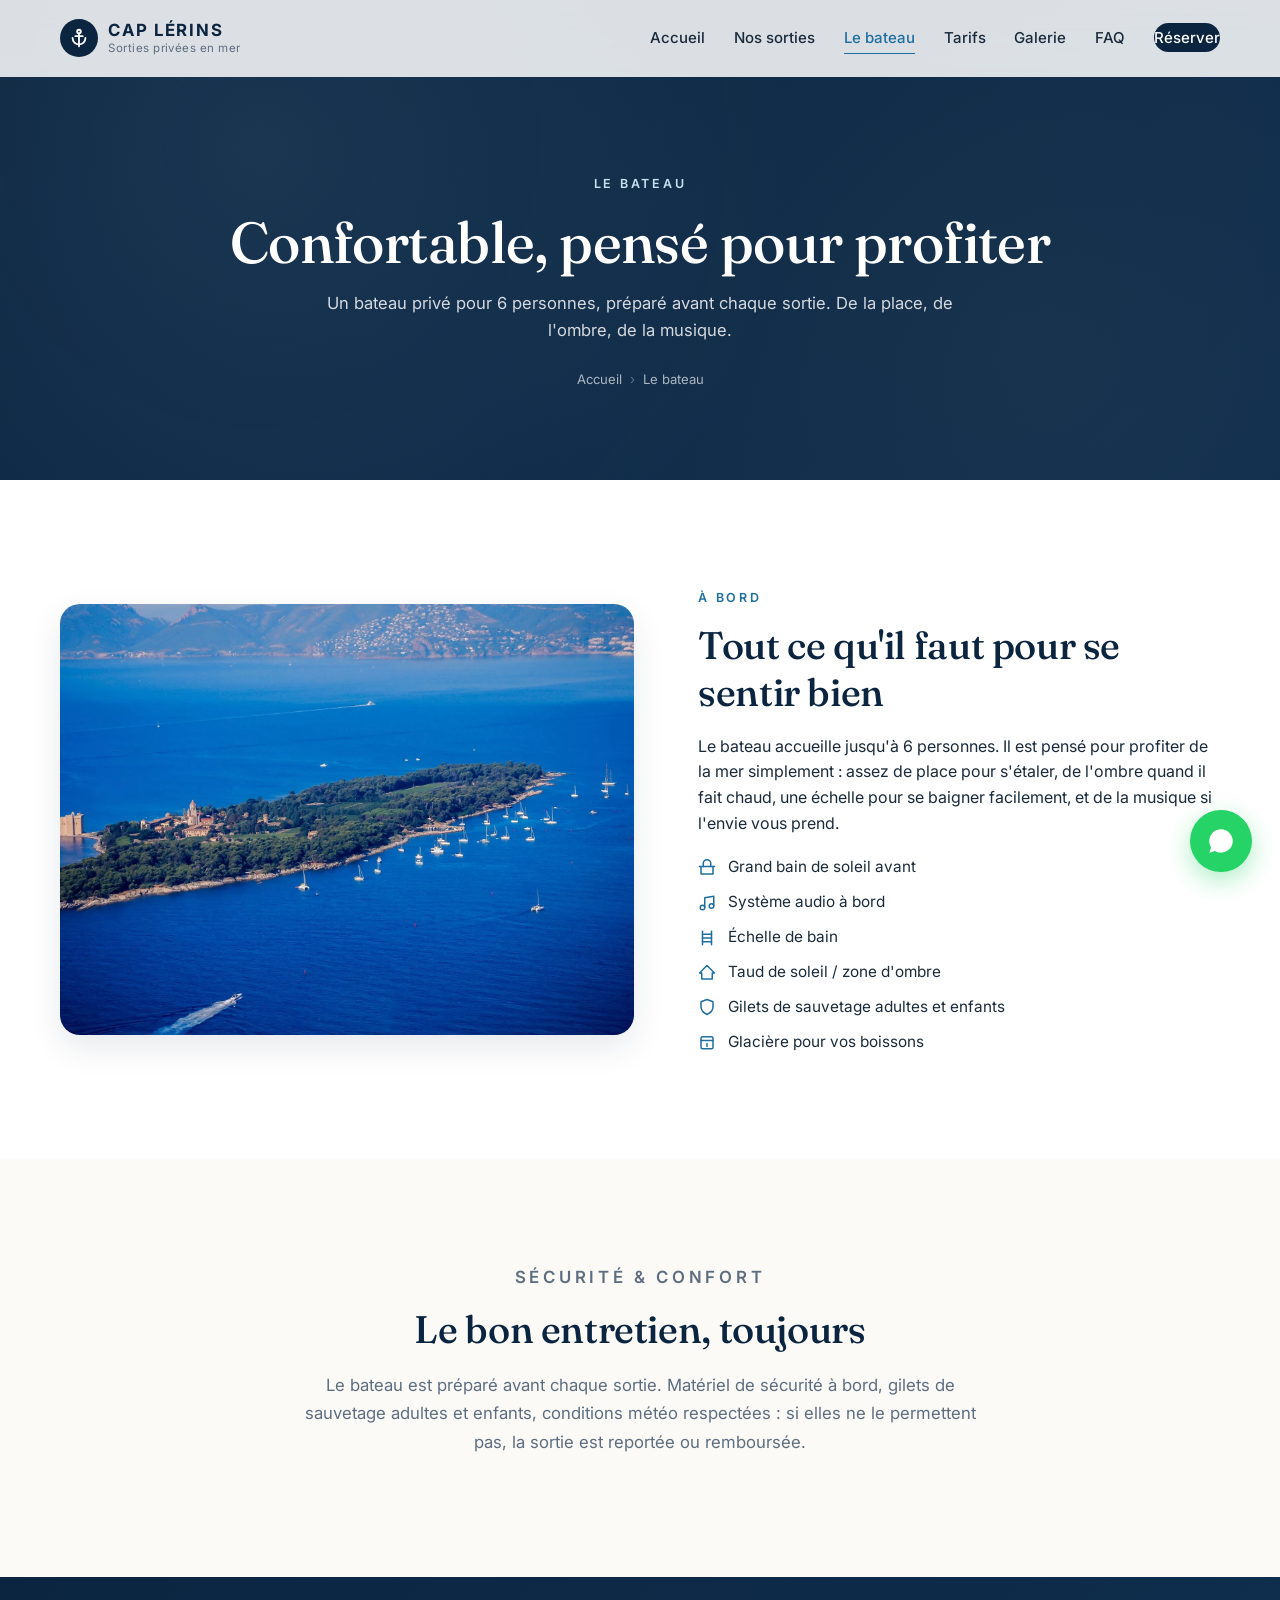
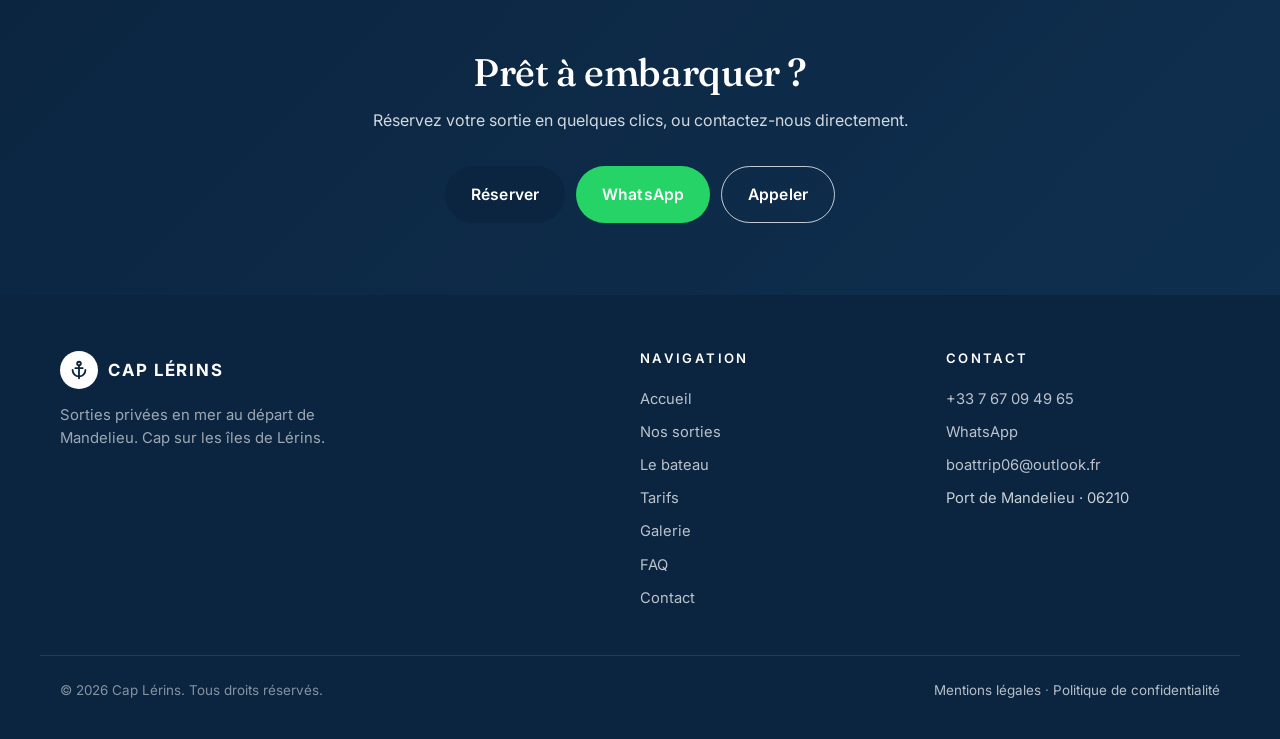
<file: bateau.html>
<!DOCTYPE html>
<html lang="fr">
<head>
<meta charset="UTF-8" />
<meta name="viewport" content="width=device-width, initial-scale=1.0" />
<title>Le bateau – Cap Lérins | Bateau privé confortable à Mandelieu</title>
<meta name="description" content="Découvrez notre bateau privé pour 6 personnes au départ du port de Mandelieu : bain de soleil, musique, échelle de bain, taud, matériel de sécurité." />
<link rel="canonical" href="https://namorizeum.github.io/cap-lerins-site/bateau.html" />
<meta property="og:title" content="Le bateau – Cap Lérins" />
<meta property="og:description" content="Un bateau privé confortable pour 6 personnes au départ de Mandelieu." />
  <meta property="og:image" content="https://namorizeum.github.io/cap-lerins-site/og-image.webp" />
<meta property="og:url" content="https://namorizeum.github.io/cap-lerins-site/bateau.html" />
<link rel="icon" type="image/svg+xml" href="data:image/svg+xml,<svg xmlns='http://www.w3.org/2000/svg' viewBox='0 0 100 100'><text y='.9em' font-size='90'>⚓</text></svg>" />
<link rel="preconnect" href="https://fonts.googleapis.com">
<link rel="preconnect" href="https://fonts.gstatic.com" crossorigin>
<link href="https://fonts.googleapis.com/css2?family=Inter:wght@400;500;600;700&family=Fraunces:ital,wght@0,500;0,600;1,500;1,600&display=swap" rel="stylesheet">
<link rel="stylesheet" href="style.css" />
</head>
<body>

<header class="header" id="header">
  <div class="container nav-container">
    <a href="index.html" class="brand"><span class="brand-mark"><svg viewBox="0 0 24 24" width="22" height="22" fill="none" stroke="currentColor" stroke-width="2" stroke-linecap="round" stroke-linejoin="round"><circle cx="12" cy="5" r="2"/><line x1="12" y1="7" x2="12" y2="21"/><path d="M5 12a7 7 0 0 0 14 0"/><line x1="8" y1="10" x2="16" y2="10"/></svg></span><span class="brand-text"><span class="brand-name">CAP LÉRINS</span><span class="brand-baseline">Sorties privées en mer</span></span></a>
    <nav class="nav" id="nav"><ul>
      <li><a href="index.html">Accueil</a></li>
      <li><a href="sorties.html">Nos sorties</a></li>
      <li><a href="bateau.html" class="active">Le bateau</a></li>
      <li><a href="tarifs.html">Tarifs</a></li>
      <li><a href="galerie.html">Galerie</a></li>
      <li><a href="faq.html">FAQ</a></li>
      <li><a href="contact.html" class="btn-nav">Réserver</a></li>
    </ul></nav>
    <button class="burger" id="burger" aria-label="Ouvrir le menu" aria-expanded="false"><span></span><span></span><span></span></button>
  </div>
</header>

<section class="page-hero">
  <div class="container page-hero-inner">
    <p class="eyebrow">Le bateau</p>
    <h1>Confortable, pensé pour profiter</h1>
    <p class="lead">Un bateau privé pour 6 personnes, préparé avant chaque sortie. De la place, de l'ombre, de la musique.</p>
    <nav class="breadcrumb"><a href="index.html">Accueil</a><span class="sep">›</span><span>Le bateau</span></nav>
  </div>
</section>

<section class="section">
  <div class="container boat-split">
    <div class="boat-image">
      <!-- 📸 À REMPLACER : photo réelle du bateau -->
<img src="ile.webp" alt="Bateau Cap Lérins au port de Mandelieu" loading="lazy" />    </div>
    <div class="boat-text">
      <p class="eyebrow">À bord</p>
      <h2>Tout ce qu'il faut pour se sentir bien</h2>
      <p>Le bateau accueille jusqu'à 6 personnes. Il est pensé pour profiter de la mer simplement : assez de place pour s'étaler, de l'ombre quand il fait chaud, une échelle pour se baigner facilement, et de la musique si l'envie vous prend.</p>
      <ul class="boat-features">
        <li><svg viewBox="0 0 24 24" width="18" height="18" fill="none" stroke="currentColor" stroke-width="2" stroke-linecap="round" stroke-linejoin="round"><path d="M4 10v10h16V10"/><path d="M2 10h20"/><path d="M7 10V6a5 5 0 0 1 10 0v4"/></svg> Grand bain de soleil avant</li>
        <li><svg viewBox="0 0 24 24" width="18" height="18" fill="none" stroke="currentColor" stroke-width="2" stroke-linecap="round" stroke-linejoin="round"><path d="M9 18V5l12-2v13"/><circle cx="6" cy="18" r="3"/><circle cx="18" cy="16" r="3"/></svg> Système audio à bord</li>
        <li><svg viewBox="0 0 24 24" width="18" height="18" fill="none" stroke="currentColor" stroke-width="2" stroke-linecap="round" stroke-linejoin="round"><line x1="6" y1="3" x2="6" y2="21"/><line x1="18" y1="3" x2="18" y2="21"/><line x1="6" y1="7" x2="18" y2="7"/><line x1="6" y1="12" x2="18" y2="12"/><line x1="6" y1="17" x2="18" y2="17"/></svg> Échelle de bain</li>
        <li><svg viewBox="0 0 24 24" width="18" height="18" fill="none" stroke="currentColor" stroke-width="2" stroke-linecap="round" stroke-linejoin="round"><path d="M12 2L2 12h3v8h14v-8h3L12 2z"/></svg> Taud de soleil / zone d'ombre</li>
        <li><svg viewBox="0 0 24 24" width="18" height="18" fill="none" stroke="currentColor" stroke-width="2" stroke-linecap="round" stroke-linejoin="round"><path d="M12 22s8-4 8-10V5l-8-3-8 3v7c0 6 8 10 8 10z"/></svg> Gilets de sauvetage adultes et enfants</li>
        <li><svg viewBox="0 0 24 24" width="18" height="18" fill="none" stroke="currentColor" stroke-width="2" stroke-linecap="round" stroke-linejoin="round"><rect x="4" y="5" width="16" height="16" rx="2"/><line x1="4" y1="10" x2="20" y2="10"/><line x1="12" y1="14" x2="12" y2="18"/></svg> Glacière pour vos boissons</li>
      </ul>
    </div>
  </div>
</section>

<section class="section section-soft">
  <div class="container about-wrap">
    <p class="eyebrow">Sécurité & confort</p>
    <h2>Le bon entretien, toujours</h2>
    <p>Le bateau est préparé avant chaque sortie. Matériel de sécurité à bord, gilets de sauvetage adultes et enfants, conditions météo respectées : si elles ne le permettent pas, la sortie est reportée ou remboursée.</p>
  </div>
</section>

<section class="cta-banner">
  <div class="container">
    <h2>Prêt à embarquer ?</h2>
    <p>Réservez votre sortie en quelques clics, ou contactez-nous directement.</p>
    <div class="hero-ctas">
      <a href="contact.html" class="btn btn-primary">Réserver</a>
      <a href="https://wa.me/33767094965" class="btn btn-whatsapp" target="_blank" rel="noopener">WhatsApp</a>
      <a href="tel:+33767094965" class="btn btn-outline">Appeler</a>
    </div>
  </div>
</section>

<footer class="footer">
  <div class="container footer-grid">
    <div class="footer-brand">
      <p class="brand footer-brand-line"><span class="brand-mark"><svg viewBox="0 0 24 24" width="22" height="22" fill="none" stroke="currentColor" stroke-width="2" stroke-linecap="round" stroke-linejoin="round"><circle cx="12" cy="5" r="2"/><line x1="12" y1="7" x2="12" y2="21"/><path d="M5 12a7 7 0 0 0 14 0"/><line x1="8" y1="10" x2="16" y2="10"/></svg></span><span class="brand-name">CAP LÉRINS</span></p>
      <p class="footer-tagline">Sorties privées en mer au départ de Mandelieu. Cap sur les îles de Lérins.</p>
    </div>
    <div><h4>Navigation</h4><ul><li><a href="index.html">Accueil</a></li><li><a href="sorties.html">Nos sorties</a></li><li><a href="bateau.html">Le bateau</a></li><li><a href="tarifs.html">Tarifs</a></li><li><a href="galerie.html">Galerie</a></li><li><a href="faq.html">FAQ</a></li><li><a href="contact.html">Contact</a></li></ul></div>
    <div><h4>Contact</h4><ul><li><a href="tel:+33767094965">+33 7 67 09 49 65</a></li><li><a href="https://wa.me/33767094965" target="_blank" rel="noopener">WhatsApp</a></li><li><a href="mailto:boattrip06@outlook.fr">boattrip06@outlook.fr</a></li><li>Port de Mandelieu · 06210</li></ul></div>
  </div>
  <div class="footer-bottom container">
    <p>© <span id="year"></span> Cap Lérins. Tous droits réservés.</p>
    <p><a href="mentions-legales.html">Mentions légales</a> · <a href="politique-confidentialite.html">Politique de confidentialité</a></p>
  </div>
</footer>

<a href="https://wa.me/33767094965" class="fab-whatsapp" target="_blank" rel="noopener" aria-label="WhatsApp"><svg viewBox="0 0 24 24" width="28" height="28" fill="currentColor"><path d="M17.5 14.4c-.3-.1-1.7-.8-1.9-.9-.3-.1-.4-.1-.6.1-.2.3-.7.9-.8 1-.2.2-.3.2-.6.1-.3-.1-1.2-.4-2.3-1.4-.9-.8-1.4-1.7-1.6-2-.2-.3 0-.4.1-.6.1-.1.3-.3.4-.5.1-.2.2-.3.3-.5.1-.2 0-.4 0-.5 0-.1-.6-1.5-.8-2-.2-.5-.4-.5-.6-.5h-.5c-.2 0-.5.1-.7.3-.2.3-.9.9-.9 2.2s1 2.6 1.1 2.8c.1.2 1.9 2.9 4.6 4 .6.3 1.1.4 1.5.5.6.2 1.2.2 1.7.1.5-.1 1.7-.7 1.9-1.3.2-.6.2-1.2.2-1.3-.1-.1-.2-.2-.5-.3zM12 2a10 10 0 0 0-8.5 15.3L2 22l4.8-1.5A10 10 0 1 0 12 2z"/></svg></a>
<script src="script.js"></script>
</body>
</html>
</file>
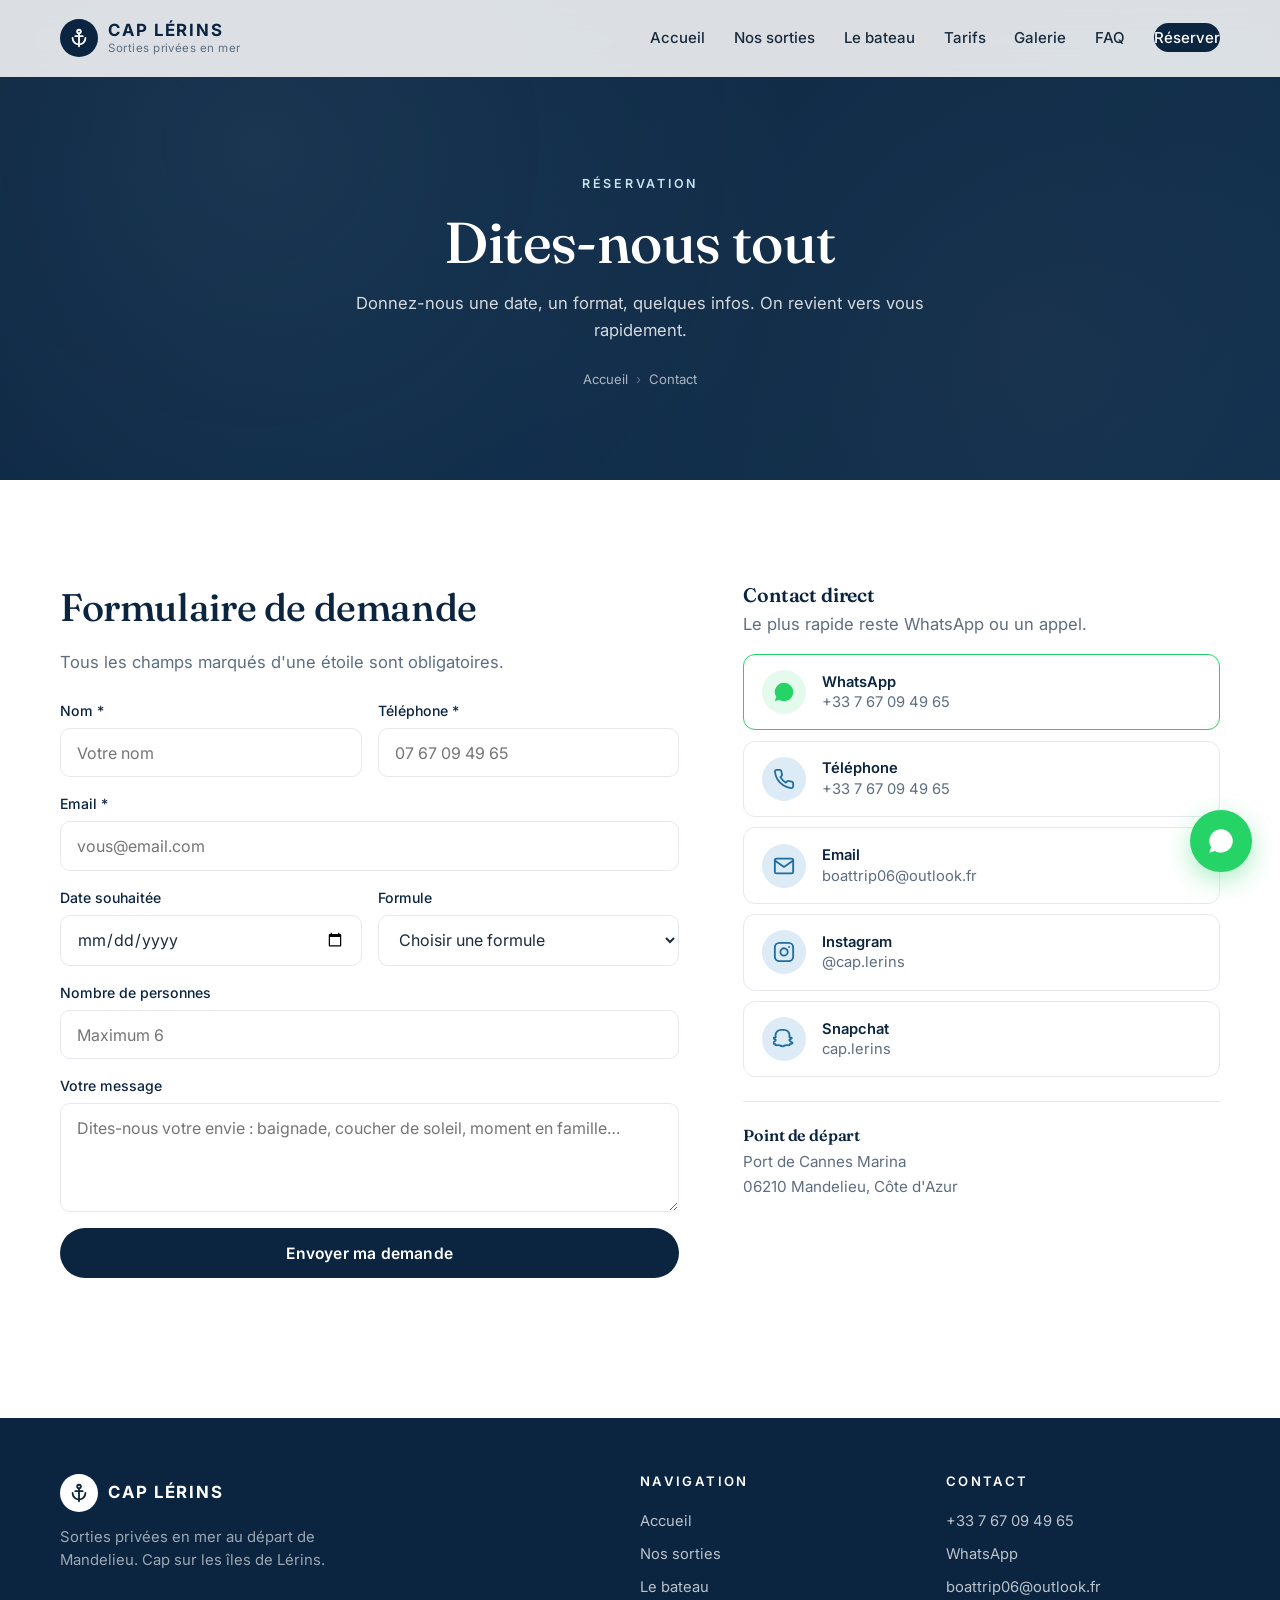
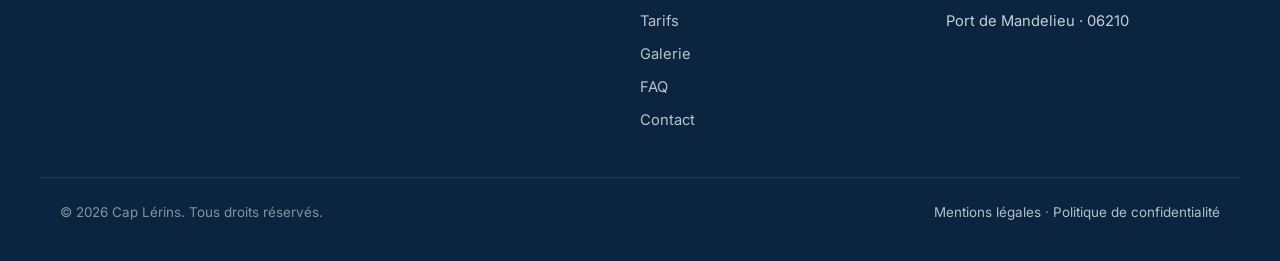
<file: contact.html>
<!DOCTYPE html>
<html lang="fr">

<head>
  <meta charset="UTF-8" />
  <meta name="viewport" content="width=device-width, initial-scale=1.0" />
  <title>Contact & Réservation – Cap Lérins | Sortie bateau Mandelieu</title>
  <meta name="description"
    content="Réservez votre sortie privée en bateau au départ de Mandelieu. Contact rapide par WhatsApp, téléphone, email ou formulaire." />
<link rel="canonical" href="https://namorizeum.github.io/cap-lerins-site/contact.html" />
  <meta property="og:title" content="Contact & Réservation – Cap Lérins" />
  <meta property="og:description" content="Réservez votre sortie privée en bateau au départ de Mandelieu." />
<meta property="og:url" content="https://namorizeum.github.io/cap-lerins-site/contact.html" />  
  <meta property="og:image" content="https://namorizeum.github.io/cap-lerins-site/og-image.webp" />
  <link rel="icon" type="image/svg+xml"
    href="data:image/svg+xml,<svg xmlns='http://www.w3.org/2000/svg' viewBox='0 0 100 100'><text y='.9em' font-size='90'>⚓</text></svg>" />
  <link rel="preconnect" href="https://fonts.googleapis.com">
  <link rel="preconnect" href="https://fonts.gstatic.com" crossorigin>
  <link
    href="https://fonts.googleapis.com/css2?family=Inter:wght@400;500;600;700&family=Fraunces:ital,wght@0,500;0,600;1,500;1,600&display=swap"
    rel="stylesheet">
  <link rel="stylesheet" href="style.css" />
</head>

<body>

  <header class="header" id="header">
    <div class="container nav-container">
      <a href="index.html" class="brand"><span class="brand-mark"><svg viewBox="0 0 24 24" width="22" height="22"
            fill="none" stroke="currentColor" stroke-width="2" stroke-linecap="round" stroke-linejoin="round">
            <circle cx="12" cy="5" r="2" />
            <line x1="12" y1="7" x2="12" y2="21" />
            <path d="M5 12a7 7 0 0 0 14 0" />
            <line x1="8" y1="10" x2="16" y2="10" />
          </svg></span><span class="brand-text"><span class="brand-name">CAP LÉRINS</span><span
            class="brand-baseline">Sorties privées en mer</span></span></a>
      <nav class="nav" id="nav">
        <ul>
          <li><a href="index.html">Accueil</a></li>
          <li><a href="sorties.html">Nos sorties</a></li>
          <li><a href="bateau.html">Le bateau</a></li>
          <li><a href="tarifs.html">Tarifs</a></li>
          <li><a href="galerie.html">Galerie</a></li>
          <li><a href="faq.html">FAQ</a></li>
          <li><a href="contact.html" class="btn-nav active">Réserver</a></li>
        </ul>
      </nav>
      <button class="burger" id="burger" aria-label="Ouvrir le menu"
        aria-expanded="false"><span></span><span></span><span></span></button>
    </div>
  </header>

  <section class="page-hero">
    <div class="container page-hero-inner">
      <p class="eyebrow">Réservation</p>
      <h1>Dites-nous tout</h1>
      <p class="lead">Donnez-nous une date, un format, quelques infos. On revient vers vous rapidement.</p>
      <nav class="breadcrumb"><a href="index.html">Accueil</a><span class="sep">›</span><span>Contact</span></nav>
    </div>
  </section>

  <section class="section">
    <div class="container contact-split">
      <div class="contact-form-wrap">
        <h2>Formulaire de demande</h2>
        <p class="lead">Tous les champs marqués d'une étoile sont obligatoires.</p>
<form id="contactForm" action="https://formspree.io/f/mnjwjodq" method="POST" class="contact-form" novalidate>
 <input type="hidden" name="_subject" value="Nouvelle demande de réservation - Cap Lérins" />
<input type="hidden" name="_language" value="fr" />
          <div class="form-row">
            <label><span>Nom *</span><input type="text" name="name" required placeholder="Votre nom"
                autocomplete="name" /></label>
            <label><span>Téléphone *</span><input type="tel" name="phone" required placeholder="07 67 09 49 65"
                autocomplete="tel" /></label>
          </div>
          <label><span>Email *</span><input type="email" name="email" required placeholder="vous@email.com"
              autocomplete="email" /></label>
          <div class="form-row">
            <label><span>Date souhaitée</span><input type="date" name="date" /></label>
            <label><span>Formule</span>
             <select name="formula">
  <option value="">Choisir une formule</option>
  <option value="demi-journee">Demi-journée — 400 €</option>
  <option value="journee">Journée — 600 €</option>
  <option value="feu-artifice">Feu d'artifice — 400 €</option>
  <option value="autre">Autre / à discuter</option>
</select>
            </label>
          </div>
          <label><span>Nombre de personnes</span><input type="number" name="people" min="1" max="6"
              placeholder="Maximum 6" /></label>
          <label><span>Votre message</span><textarea name="message" rows="4"
              placeholder="Dites-nous votre envie : baignade, coucher de soleil, moment en famille…"></textarea></label>
          <button type="submit" class="btn btn-primary btn-block">Envoyer ma demande</button>
          <p class="form-note" id="formNote" aria-live="polite"></p>
        </form>
      </div>

      <aside class="contact-info">
        <h3>Contact direct</h3>
        <p class="lead">Le plus rapide reste WhatsApp ou un appel.</p>

        <a href="https://wa.me/33767094965" class="contact-link whatsapp" target="_blank" rel="noopener">
          <span class="c-icon"><svg viewBox="0 0 24 24" width="22" height="22" fill="currentColor">
              <path
                d="M17.5 14.4c-.3-.1-1.7-.8-1.9-.9-.3-.1-.4-.1-.6.1-.2.3-.7.9-.8 1-.2.2-.3.2-.6.1-.3-.1-1.2-.4-2.3-1.4-.9-.8-1.4-1.7-1.6-2-.2-.3 0-.4.1-.6.1-.1.3-.3.4-.5.1-.2.2-.3.3-.5.1-.2 0-.4 0-.5 0-.1-.6-1.5-.8-2-.2-.5-.4-.5-.6-.5h-.5c-.2 0-.5.1-.7.3-.2.3-.9.9-.9 2.2s1 2.6 1.1 2.8c.1.2 1.9 2.9 4.6 4 .6.3 1.1.4 1.5.5.6.2 1.2.2 1.7.1.5-.1 1.7-.7 1.9-1.3.2-.6.2-1.2.2-1.3-.1-.1-.2-.2-.5-.3zM12 2a10 10 0 0 0-8.5 15.3L2 22l4.8-1.5A10 10 0 1 0 12 2z" />
            </svg></span>
          <span><strong>WhatsApp</strong><br />+33 7 67 09 49 65</span>
        </a>
        <a href="tel:+33767094965" class="contact-link">
          <span class="c-icon"><svg viewBox="0 0 24 24" width="22" height="22" fill="none" stroke="currentColor"
              stroke-width="2" stroke-linecap="round" stroke-linejoin="round">
              <path
                d="M22 16.92v3a2 2 0 0 1-2.18 2 19.79 19.79 0 0 1-8.63-3.07 19.5 19.5 0 0 1-6-6 19.79 19.79 0 0 1-3.07-8.67A2 2 0 0 1 4.11 2h3a2 2 0 0 1 2 1.72 12.84 12.84 0 0 0 .7 2.81 2 2 0 0 1-.45 2.11L8.09 9.91a16 16 0 0 0 6 6l1.27-1.27a2 2 0 0 1 2.11-.45 12.84 12.84 0 0 0 2.81.7A2 2 0 0 1 22 16.92z" />
            </svg></span>
          <span><strong>Téléphone</strong><br />+33 7 67 09 49 65</span>
        </a>
        <a href="mailto:boattrip06@outlook.fr" class="contact-link">
          <span class="c-icon"><svg viewBox="0 0 24 24" width="22" height="22" fill="none" stroke="currentColor"
              stroke-width="2" stroke-linecap="round" stroke-linejoin="round">
              <path d="M4 4h16c1.1 0 2 .9 2 2v12c0 1.1-.9 2-2 2H4c-1.1 0-2-.9-2-2V6c0-1.1.9-2 2-2z" />
              <polyline points="22,6 12,13 2,6" />
            </svg></span>
          <span><strong>Email</strong><br />boattrip06@outlook.fr</span>
        </a>
        <a href="https://instagram.com/cap.lerins" class="contact-link" target="_blank" rel="noopener">
          <span class="c-icon"><svg viewBox="0 0 24 24" width="22" height="22" fill="none" stroke="currentColor"
              stroke-width="2" stroke-linecap="round" stroke-linejoin="round">
              <rect x="2" y="2" width="20" height="20" rx="5" ry="5" />
              <path d="M16 11.37A4 4 0 1 1 12.63 8 4 4 0 0 1 16 11.37z" />
              <line x1="17.5" y1="6.5" x2="17.51" y2="6.5" />
            </svg></span>
          <span><strong>Instagram</strong><br />@cap.lerins</span>
        </a>
        <a href="https://snapchat.com/add/cap.lerins" class="contact-link" target="_blank" rel="noopener">
          <span class="c-icon"><svg viewBox="0 0 24 24" width="22" height="22" fill="none" stroke="currentColor"
              stroke-width="2" stroke-linecap="round" stroke-linejoin="round">
              <path
                d="M12 2c3.3 0 6 2.7 6 6 0 .5 0 1.5-.1 2 .5.3 1.3.5 2 .5.4 0 .6.3.6.5s-.1.5-.5.7c-.5.2-1.5.5-2 1-.2.2-.1.5 0 .7.5 1 1.7 2 3 2.5.2.1.3.2.3.4 0 .4-1.1 1-3 1.3-.1.3-.2.8-.4 1.1-.1.2-.3.2-.5.2-.6 0-1.5-.3-2.5-.3-.5 0-1 .1-1.5.3-.8.5-1.7 1.1-3 1.1s-2.2-.6-3-1.1c-.5-.2-1-.3-1.5-.3-1 0-1.9.3-2.5.3-.2 0-.4 0-.5-.2-.2-.3-.3-.8-.4-1.1-1.9-.3-3-.9-3-1.3 0-.2.1-.3.3-.4 1.3-.5 2.5-1.5 3-2.5.1-.2.2-.5 0-.7-.5-.5-1.5-.8-2-1-.4-.2-.5-.5-.5-.7s.2-.5.6-.5c.7 0 1.5-.2 2-.5-.1-.5-.1-1.5-.1-2 0-3.3 2.7-6 6-6z" />
            </svg></span>
          <span><strong>Snapchat</strong><br />cap.lerins</span>
        </a>

        <div class="contact-place">
          <h4>Point de départ</h4>
          <p>Port de Cannes Marina<br />06210 Mandelieu, Côte d'Azur</p>
        </div>
      </aside>
    </div>
  </section>

  <footer class="footer">
    <div class="container footer-grid">
      <div class="footer-brand">
        <p class="brand footer-brand-line"><span class="brand-mark"><svg viewBox="0 0 24 24" width="22" height="22"
              fill="none" stroke="currentColor" stroke-width="2" stroke-linecap="round" stroke-linejoin="round">
              <circle cx="12" cy="5" r="2" />
              <line x1="12" y1="7" x2="12" y2="21" />
              <path d="M5 12a7 7 0 0 0 14 0" />
              <line x1="8" y1="10" x2="16" y2="10" />
            </svg></span><span class="brand-name">CAP LÉRINS</span></p>
        <p class="footer-tagline">Sorties privées en mer au départ de Mandelieu. Cap sur les îles de Lérins.</p>
      </div>
      <div>
        <h4>Navigation</h4>
        <ul>
          <li><a href="index.html">Accueil</a></li>
          <li><a href="sorties.html">Nos sorties</a></li>
          <li><a href="bateau.html">Le bateau</a></li>
          <li><a href="tarifs.html">Tarifs</a></li>
          <li><a href="galerie.html">Galerie</a></li>
          <li><a href="faq.html">FAQ</a></li>
          <li><a href="contact.html">Contact</a></li>
        </ul>
      </div>
      <div>
        <h4>Contact</h4>
        <ul>
          <li><a href="tel:+33767094965">+33 7 67 09 49 65</a></li>
          <li><a href="https://wa.me/33767094965" target="_blank" rel="noopener">WhatsApp</a></li>
          <li><a href="mailto:boattrip06@outlook.fr">boattrip06@outlook.fr</a></li>
          <li>Port de Mandelieu · 06210</li>
        </ul>
      </div>
    </div>
    <div class="footer-bottom container">
      <p>© <span id="year"></span> Cap Lérins. Tous droits réservés.</p>
      <p><a href="mentions-legales.html">Mentions légales</a> · <a href="politique-confidentialite.html">Politique de
          confidentialité</a></p>
    </div>
  </footer>

  <a href="https://wa.me/33767094965" class="fab-whatsapp" target="_blank" rel="noopener" aria-label="WhatsApp"><svg
      viewBox="0 0 24 24" width="28" height="28" fill="currentColor">
      <path
        d="M17.5 14.4c-.3-.1-1.7-.8-1.9-.9-.3-.1-.4-.1-.6.1-.2.3-.7.9-.8 1-.2.2-.3.2-.6.1-.3-.1-1.2-.4-2.3-1.4-.9-.8-1.4-1.7-1.6-2-.2-.3 0-.4.1-.6.1-.1.3-.3.4-.5.1-.2.2-.3.3-.5.1-.2 0-.4 0-.5 0-.1-.6-1.5-.8-2-.2-.5-.4-.5-.6-.5h-.5c-.2 0-.5.1-.7.3-.2.3-.9.9-.9 2.2s1 2.6 1.1 2.8c.1.2 1.9 2.9 4.6 4 .6.3 1.1.4 1.5.5.6.2 1.2.2 1.7.1.5-.1 1.7-.7 1.9-1.3.2-.6.2-1.2.2-1.3-.1-.1-.2-.2-.5-.3zM12 2a10 10 0 0 0-8.5 15.3L2 22l4.8-1.5A10 10 0 1 0 12 2z" />
    </svg></a>
  <script src="script.js"></script>
</body>

</html>
</file>
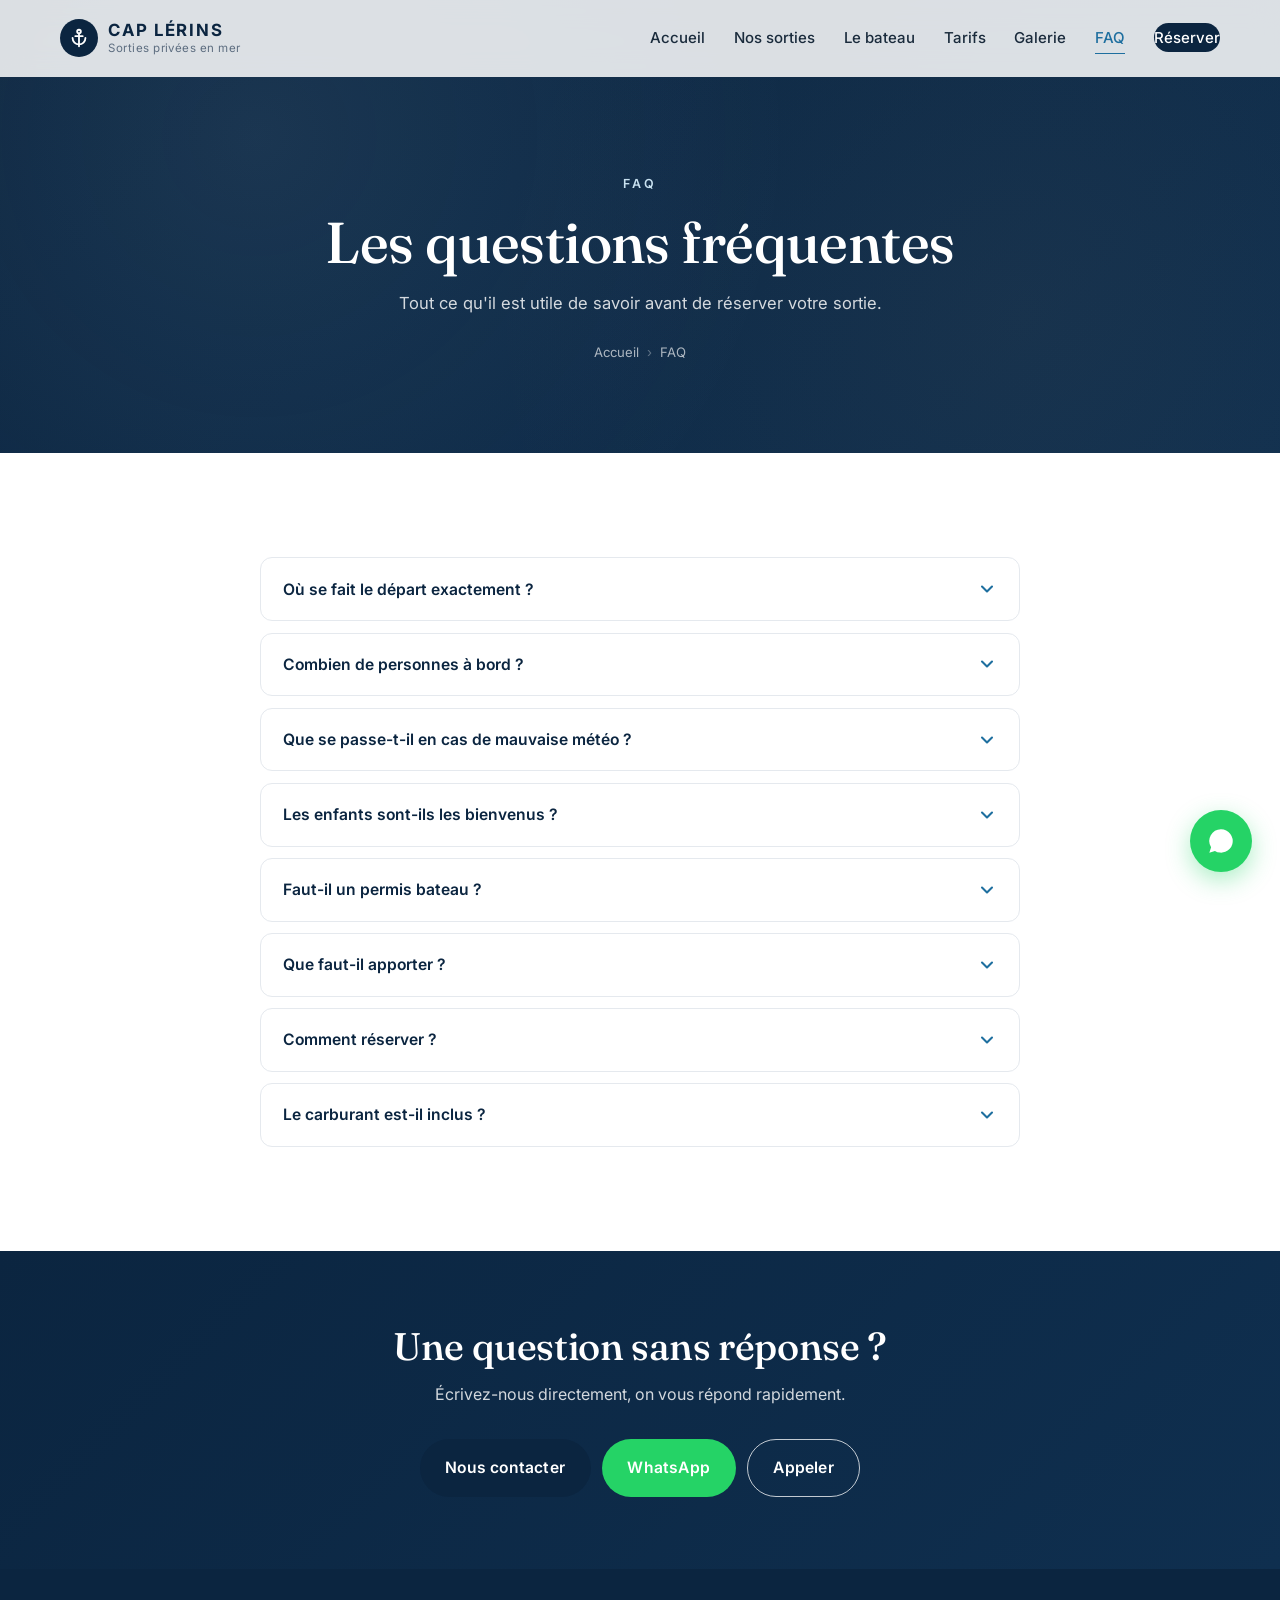
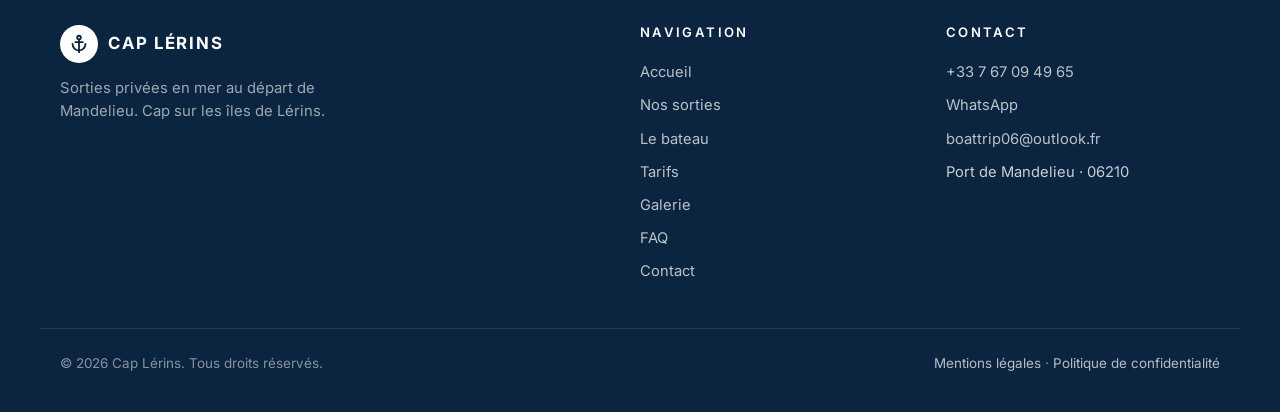
<file: faq.html>
<!DOCTYPE html>
<html lang="fr">
<head>
<meta charset="UTF-8" />
<meta name="viewport" content="width=device-width, initial-scale=1.0" />
<title>FAQ – Cap Lérins | Questions fréquentes sortie bateau Mandelieu</title>
<meta name="description" content="Réponses aux questions fréquentes sur nos sorties privées en bateau au départ de Mandelieu : départ, météo, enfants, réservation, carburant." />
<link rel="canonical" href="https://namorizeum.github.io/cap-lerins-site/faq.html" />
<meta property="og:title" content="FAQ – Cap Lérins" />
<meta property="og:description" content="Toutes les réponses à vos questions sur les sorties bateau privées à Mandelieu." />
  <meta property="og:image" content="https://namorizeum.github.io/cap-lerins-site/og-image.webp" />
<meta property="og:url" content="https://namorizeum.github.io/cap-lerins-site/faq.html" />
<link rel="icon" type="image/svg+xml" href="data:image/svg+xml,<svg xmlns='http://www.w3.org/2000/svg' viewBox='0 0 100 100'><text y='.9em' font-size='90'>⚓</text></svg>" />
<link rel="preconnect" href="https://fonts.googleapis.com">
<link rel="preconnect" href="https://fonts.gstatic.com" crossorigin>
<link href="https://fonts.googleapis.com/css2?family=Inter:wght@400;500;600;700&family=Fraunces:ital,wght@0,500;0,600;1,500;1,600&display=swap" rel="stylesheet">
<link rel="stylesheet" href="style.css" />
</head>
<body>

<header class="header" id="header">
  <div class="container nav-container">
    <a href="index.html" class="brand"><span class="brand-mark"><svg viewBox="0 0 24 24" width="22" height="22" fill="none" stroke="currentColor" stroke-width="2" stroke-linecap="round" stroke-linejoin="round"><circle cx="12" cy="5" r="2"/><line x1="12" y1="7" x2="12" y2="21"/><path d="M5 12a7 7 0 0 0 14 0"/><line x1="8" y1="10" x2="16" y2="10"/></svg></span><span class="brand-text"><span class="brand-name">CAP LÉRINS</span><span class="brand-baseline">Sorties privées en mer</span></span></a>
    <nav class="nav" id="nav"><ul>
      <li><a href="index.html">Accueil</a></li>
      <li><a href="sorties.html">Nos sorties</a></li>
      <li><a href="bateau.html">Le bateau</a></li>
      <li><a href="tarifs.html">Tarifs</a></li>
      <li><a href="galerie.html">Galerie</a></li>
      <li><a href="faq.html" class="active">FAQ</a></li>
      <li><a href="contact.html" class="btn-nav">Réserver</a></li>
    </ul></nav>
    <button class="burger" id="burger" aria-label="Ouvrir le menu" aria-expanded="false"><span></span><span></span><span></span></button>
  </div>
</header>

<section class="page-hero">
  <div class="container page-hero-inner">
    <p class="eyebrow">FAQ</p>
    <h1>Les questions fréquentes</h1>
    <p class="lead">Tout ce qu'il est utile de savoir avant de réserver votre sortie.</p>
    <nav class="breadcrumb"><a href="index.html">Accueil</a><span class="sep">›</span><span>FAQ</span></nav>
  </div>
</section>

<section class="section">
  <div class="container faq-container">
    <div class="faq">
      <details class="faq-item">
        <summary>Où se fait le départ exactement ?</summary>
        <p>Le départ se fait au Port de Cannes Marina. Le ponton exact vous est communiqué au moment de la réservation.</p>
      </details>
      <details class="faq-item">
        <summary>Combien de personnes à bord ?</summary>
        <p>Jusqu'à 6 personnes maximum. Le tarif est le même quel que soit le nombre : vous réservez le bateau en entier.</p>
      </details>
      <details class="faq-item">
        <summary>Que se passe-t-il en cas de mauvaise météo ?</summary>
        <p>La sécurité passe avant tout. Si les conditions ne le permettent pas, la sortie est reportée à une autre date ou intégralement remboursée.</p>
      </details>
      <details class="faq-item">
        <summary>Les enfants sont-ils les bienvenus ?</summary>
        <p>Oui. Des gilets de sauvetage enfants sont disponibles à bord. Pensez à prévoir casquette, crème solaire et eau.</p>
      </details>
      <details class="faq-item">
        <summary>Faut-il un permis bateau ?</summary>
        <p>Les conditions d'accueil sont à confirmer au moment de la réservation. N'hésitez pas à nous poser la question par téléphone ou WhatsApp : on vous répond rapidement.</p>
      </details>
      <details class="faq-item">
        <summary>Que faut-il apporter ?</summary>
        <p>Maillot de bain, serviette, crème solaire, une petite veste pour le soir, et vos boissons ou snacks préférés. Une glacière est à bord.</p>
      </details>
      <details class="faq-item">
        <summary>Comment réserver ?</summary>
        <p>Le plus simple : WhatsApp ou le <a href="contact.html" style="color:var(--sea);text-decoration:underline;">formulaire de contact</a>. On revient vers vous rapidement pour confirmer horaire et disponibilité.</p>
      </details>
      <details class="faq-item">
        <summary>Le carburant est-il inclus ?</summary>
        <p>Non, le carburant est facturé en supplément selon la consommation de la sortie. On vous explique tout avant de confirmer la réservation.</p>
      </details>
    </div>
  </div>
</section>

<section class="cta-banner">
  <div class="container">
    <h2>Une question sans réponse ?</h2>
    <p>Écrivez-nous directement, on vous répond rapidement.</p>
    <div class="hero-ctas">
      <a href="contact.html" class="btn btn-primary">Nous contacter</a>
      <a href="https://wa.me/33767094965" class="btn btn-whatsapp" target="_blank" rel="noopener">WhatsApp</a>
      <a href="tel:+33767094965" class="btn btn-outline">Appeler</a>
    </div>
  </div>
</section>

<footer class="footer">
  <div class="container footer-grid">
    <div class="footer-brand">
      <p class="brand footer-brand-line"><span class="brand-mark"><svg viewBox="0 0 24 24" width="22" height="22" fill="none" stroke="currentColor" stroke-width="2" stroke-linecap="round" stroke-linejoin="round"><circle cx="12" cy="5" r="2"/><line x1="12" y1="7" x2="12" y2="21"/><path d="M5 12a7 7 0 0 0 14 0"/><line x1="8" y1="10" x2="16" y2="10"/></svg></span><span class="brand-name">CAP LÉRINS</span></p>
      <p class="footer-tagline">Sorties privées en mer au départ de Mandelieu. Cap sur les îles de Lérins.</p>
    </div>
    <div><h4>Navigation</h4><ul><li><a href="index.html">Accueil</a></li><li><a href="sorties.html">Nos sorties</a></li><li><a href="bateau.html">Le bateau</a></li><li><a href="tarifs.html">Tarifs</a></li><li><a href="galerie.html">Galerie</a></li><li><a href="faq.html">FAQ</a></li><li><a href="contact.html">Contact</a></li></ul></div>
    <div><h4>Contact</h4><ul><li><a href="tel:+33767094965">+33 7 67 09 49 65</a></li><li><a href="https://wa.me/33767094965" target="_blank" rel="noopener">WhatsApp</a></li><li><a href="mailto:boattrip06@outlook.fr">boattrip06@outlook.fr</a></li><li>Port de Mandelieu · 06210</li></ul></div>
  </div>
  <div class="footer-bottom container">
    <p>© <span id="year"></span> Cap Lérins. Tous droits réservés.</p>
    <p><a href="mentions-legales.html">Mentions légales</a> · <a href="politique-confidentialite.html">Politique de confidentialité</a></p>
  </div>
</footer>

<a href="https://wa.me/33767094965" class="fab-whatsapp" target="_blank" rel="noopener" aria-label="WhatsApp"><svg viewBox="0 0 24 24" width="28" height="28" fill="currentColor"><path d="M17.5 14.4c-.3-.1-1.7-.8-1.9-.9-.3-.1-.4-.1-.6.1-.2.3-.7.9-.8 1-.2.2-.3.2-.6.1-.3-.1-1.2-.4-2.3-1.4-.9-.8-1.4-1.7-1.6-2-.2-.3 0-.4.1-.6.1-.1.3-.3.4-.5.1-.2.2-.3.3-.5.1-.2 0-.4 0-.5 0-.1-.6-1.5-.8-2-.2-.5-.4-.5-.6-.5h-.5c-.2 0-.5.1-.7.3-.2.3-.9.9-.9 2.2s1 2.6 1.1 2.8c.1.2 1.9 2.9 4.6 4 .6.3 1.1.4 1.5.5.6.2 1.2.2 1.7.1.5-.1 1.7-.7 1.9-1.3.2-.6.2-1.2.2-1.3-.1-.1-.2-.2-.5-.3zM12 2a10 10 0 0 0-8.5 15.3L2 22l4.8-1.5A10 10 0 1 0 12 2z"/></svg></a>
<script src="script.js"></script>
</body>
</html>
</file>
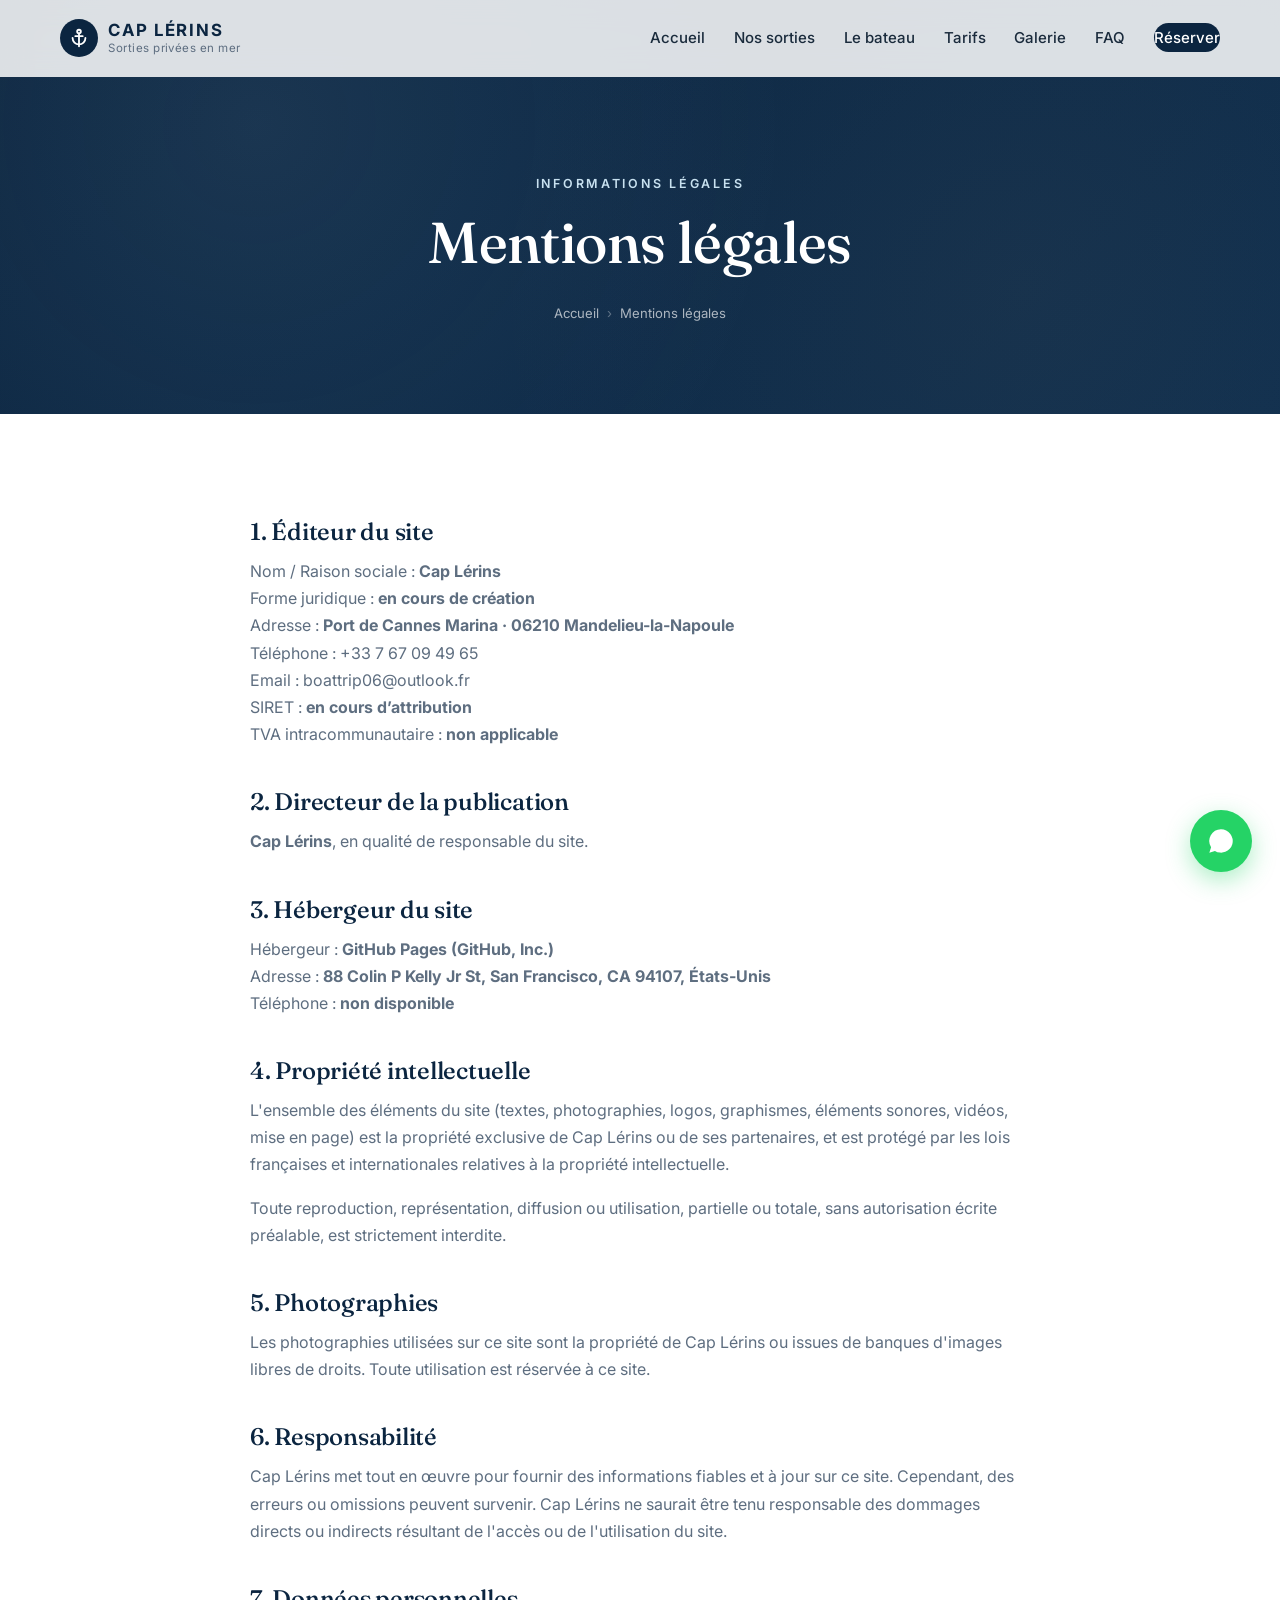
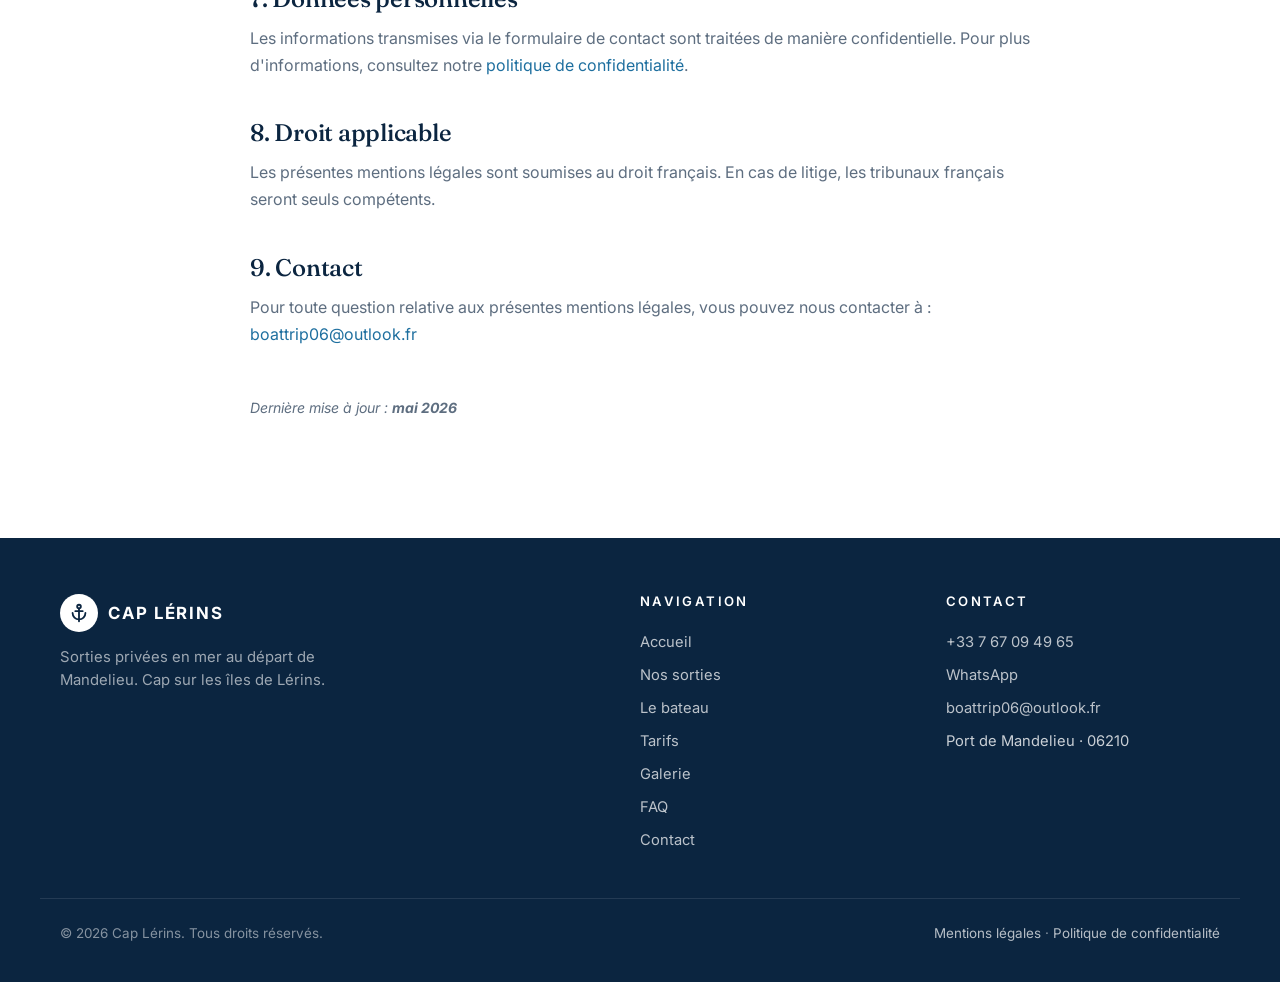
<file: mentions-legales.html>
<!DOCTYPE html>
<html lang="fr">
<head>
<meta charset="UTF-8" />
<meta name="viewport" content="width=device-width, initial-scale=1.0" />
<title>Mentions légales – Cap Lérins</title>
<meta name="description" content="Mentions légales du site Cap Lérins." />
<meta name="robots" content="noindex, follow" />
<link rel="canonical" href="https://namorizeum.github.io/cap-lerins-site/mentions-legales.html" />
<link rel="icon" type="image/svg+xml" href="data:image/svg+xml,<svg xmlns='http://www.w3.org/2000/svg' viewBox='0 0 100 100'><text y='.9em' font-size='90'>⚓</text></svg>" />
<link rel="preconnect" href="https://fonts.googleapis.com">
<link rel="preconnect" href="https://fonts.gstatic.com" crossorigin>
<link href="https://fonts.googleapis.com/css2?family=Inter:wght@400;500;600;700&family=Fraunces:ital,wght@0,500;0,600;1,500;1,600&display=swap" rel="stylesheet">
<link rel="stylesheet" href="style.css" />
</head>
<body>

<header class="header" id="header">
  <div class="container nav-container">
    <a href="index.html" class="brand"><span class="brand-mark"><svg viewBox="0 0 24 24" width="22" height="22" fill="none" stroke="currentColor" stroke-width="2" stroke-linecap="round" stroke-linejoin="round"><circle cx="12" cy="5" r="2"/><line x1="12" y1="7" x2="12" y2="21"/><path d="M5 12a7 7 0 0 0 14 0"/><line x1="8" y1="10" x2="16" y2="10"/></svg></span><span class="brand-text"><span class="brand-name">CAP LÉRINS</span><span class="brand-baseline">Sorties privées en mer</span></span></a>
    <nav class="nav" id="nav"><ul>
      <li><a href="index.html">Accueil</a></li>
      <li><a href="sorties.html">Nos sorties</a></li>
      <li><a href="bateau.html">Le bateau</a></li>
      <li><a href="tarifs.html">Tarifs</a></li>
      <li><a href="galerie.html">Galerie</a></li>
      <li><a href="faq.html">FAQ</a></li>
      <li><a href="contact.html" class="btn-nav">Réserver</a></li>
    </ul></nav>
    <button class="burger" id="burger" aria-label="Ouvrir le menu" aria-expanded="false"><span></span><span></span><span></span></button>
  </div>
</header>

<section class="page-hero">
  <div class="container page-hero-inner">
    <p class="eyebrow">Informations légales</p>
    <h1>Mentions légales</h1>
    <nav class="breadcrumb"><a href="index.html">Accueil</a><span class="sep">›</span><span>Mentions légales</span></nav>
  </div>
</section>

<section class="section">
  <div class="container legal-content">


    <h2>1. Éditeur du site</h2>
<p>
  Nom / Raison sociale : <strong>Cap Lérins</strong><br/>
  Forme juridique : <strong>en cours de création</strong><br/>
  Adresse : <strong>Port de Cannes Marina · 06210 Mandelieu-la-Napoule</strong><br/>
  Téléphone : +33 7 67 09 49 65<br/>
  Email : boattrip06@outlook.fr<br/>
  SIRET : <strong>en cours d’attribution</strong><br/>
  TVA intracommunautaire : <strong>non applicable</strong>
</p>

   <h2>2. Directeur de la publication</h2>
<p><strong>Cap Lérins</strong>, en qualité de responsable du site.</p>
<h2>3. Hébergeur du site</h2>
<p>
  Hébergeur : <strong>GitHub Pages (GitHub, Inc.)</strong><br/>
  Adresse : <strong>88 Colin P Kelly Jr St, San Francisco, CA 94107, États-Unis</strong><br/>
  Téléphone : <strong>non disponible</strong>
</p>

  <h2>4. Propriété intellectuelle</h2>
<p>L'ensemble des éléments du site (textes, photographies, logos, graphismes, éléments sonores, vidéos, mise en page) est la propriété exclusive de Cap Lérins ou de ses partenaires, et est protégé par les lois françaises et internationales relatives à la propriété intellectuelle.</p>
<p>Toute reproduction, représentation, diffusion ou utilisation, partielle ou totale, sans autorisation écrite préalable, est strictement interdite.</p>

<h2>5. Photographies</h2>
<p>Les photographies utilisées sur ce site sont la propriété de Cap Lérins ou issues de banques d'images libres de droits. Toute utilisation est réservée à ce site.</p>

    <h2>6. Responsabilité</h2>
    <p>Cap Lérins met tout en œuvre pour fournir des informations fiables et à jour sur ce site. Cependant, des erreurs ou omissions peuvent survenir. Cap Lérins ne saurait être tenu responsable des dommages directs ou indirects résultant de l'accès ou de l'utilisation du site.</p>

    <h2>7. Données personnelles</h2>
    <p>Les informations transmises via le formulaire de contact sont traitées de manière confidentielle. Pour plus d'informations, consultez notre <a href="politique-confidentialite.html">politique de confidentialité</a>.</p>

    <h2>8. Droit applicable</h2>
    <p>Les présentes mentions légales sont soumises au droit français. En cas de litige, les tribunaux français seront seuls compétents.</p>

    <h2>9. Contact</h2>
    <p>Pour toute question relative aux présentes mentions légales, vous pouvez nous contacter à : <a href="mailto:boattrip06@outlook.fr">boattrip06@outlook.fr</a></p>

<p style="margin-top:3rem;font-size:0.88rem;font-style:italic;">Dernière mise à jour : <strong>mai 2026</strong></p>  </div>
</section>

<footer class="footer">
  <div class="container footer-grid">
    <div class="footer-brand">
      <p class="brand footer-brand-line"><span class="brand-mark"><svg viewBox="0 0 24 24" width="22" height="22" fill="none" stroke="currentColor" stroke-width="2" stroke-linecap="round" stroke-linejoin="round"><circle cx="12" cy="5" r="2"/><line x1="12" y1="7" x2="12" y2="21"/><path d="M5 12a7 7 0 0 0 14 0"/><line x1="8" y1="10" x2="16" y2="10"/></svg></span><span class="brand-name">CAP LÉRINS</span></p>
      <p class="footer-tagline">Sorties privées en mer au départ de Mandelieu. Cap sur les îles de Lérins.</p>
    </div>
    <div><h4>Navigation</h4><ul><li><a href="index.html">Accueil</a></li><li><a href="sorties.html">Nos sorties</a></li><li><a href="bateau.html">Le bateau</a></li><li><a href="tarifs.html">Tarifs</a></li><li><a href="galerie.html">Galerie</a></li><li><a href="faq.html">FAQ</a></li><li><a href="contact.html">Contact</a></li></ul></div>
    <div><h4>Contact</h4><ul><li><a href="tel:+33767094965">+33 7 67 09 49 65</a></li><li><a href="https://wa.me/33767094965" target="_blank" rel="noopener">WhatsApp</a></li><li><a href="mailto:boattrip06@outlook.fr">boattrip06@outlook.fr</a></li><li>Port de Mandelieu · 06210</li></ul></div>
  </div>
  <div class="footer-bottom container">
    <p>© <span id="year"></span> Cap Lérins. Tous droits réservés.</p>
    <p><a href="mentions-legales.html">Mentions légales</a> · <a href="politique-confidentialite.html">Politique de confidentialité</a></p>
  </div>
</footer>

<a href="https://wa.me/33767094965" class="fab-whatsapp" target="_blank" rel="noopener" aria-label="WhatsApp"><svg viewBox="0 0 24 24" width="28" height="28" fill="currentColor"><path d="M17.5 14.4c-.3-.1-1.7-.8-1.9-.9-.3-.1-.4-.1-.6.1-.2.3-.7.9-.8 1-.2.2-.3.2-.6.1-.3-.1-1.2-.4-2.3-1.4-.9-.8-1.4-1.7-1.6-2-.2-.3 0-.4.1-.6.1-.1.3-.3.4-.5.1-.2.2-.3.3-.5.1-.2 0-.4 0-.5 0-.1-.6-1.5-.8-2-.2-.5-.4-.5-.6-.5h-.5c-.2 0-.5.1-.7.3-.2.3-.9.9-.9 2.2s1 2.6 1.1 2.8c.1.2 1.9 2.9 4.6 4 .6.3 1.1.4 1.5.5.6.2 1.2.2 1.7.1.5-.1 1.7-.7 1.9-1.3.2-.6.2-1.2.2-1.3-.1-.1-.2-.2-.5-.3zM12 2a10 10 0 0 0-8.5 15.3L2 22l4.8-1.5A10 10 0 1 0 12 2z"/></svg></a>
<script src="script.js"></script>
</body>
</html>
</file>
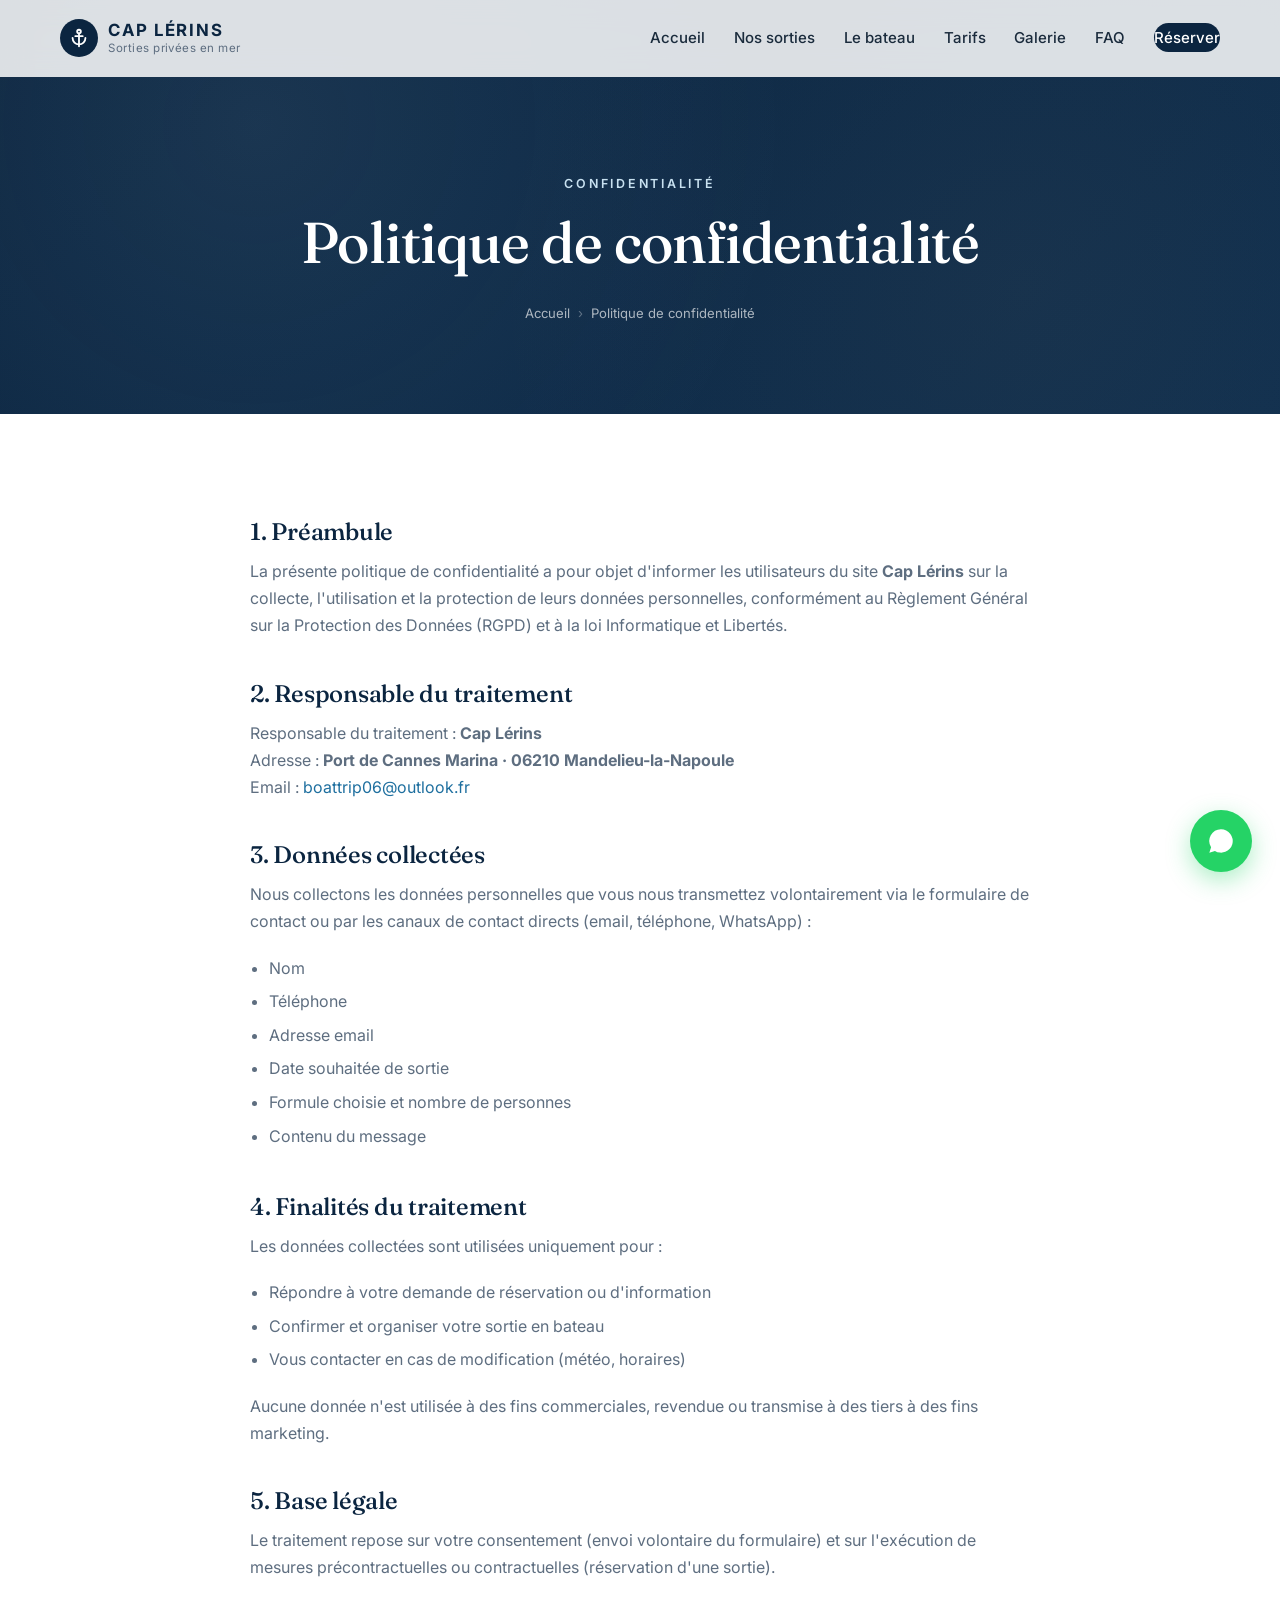
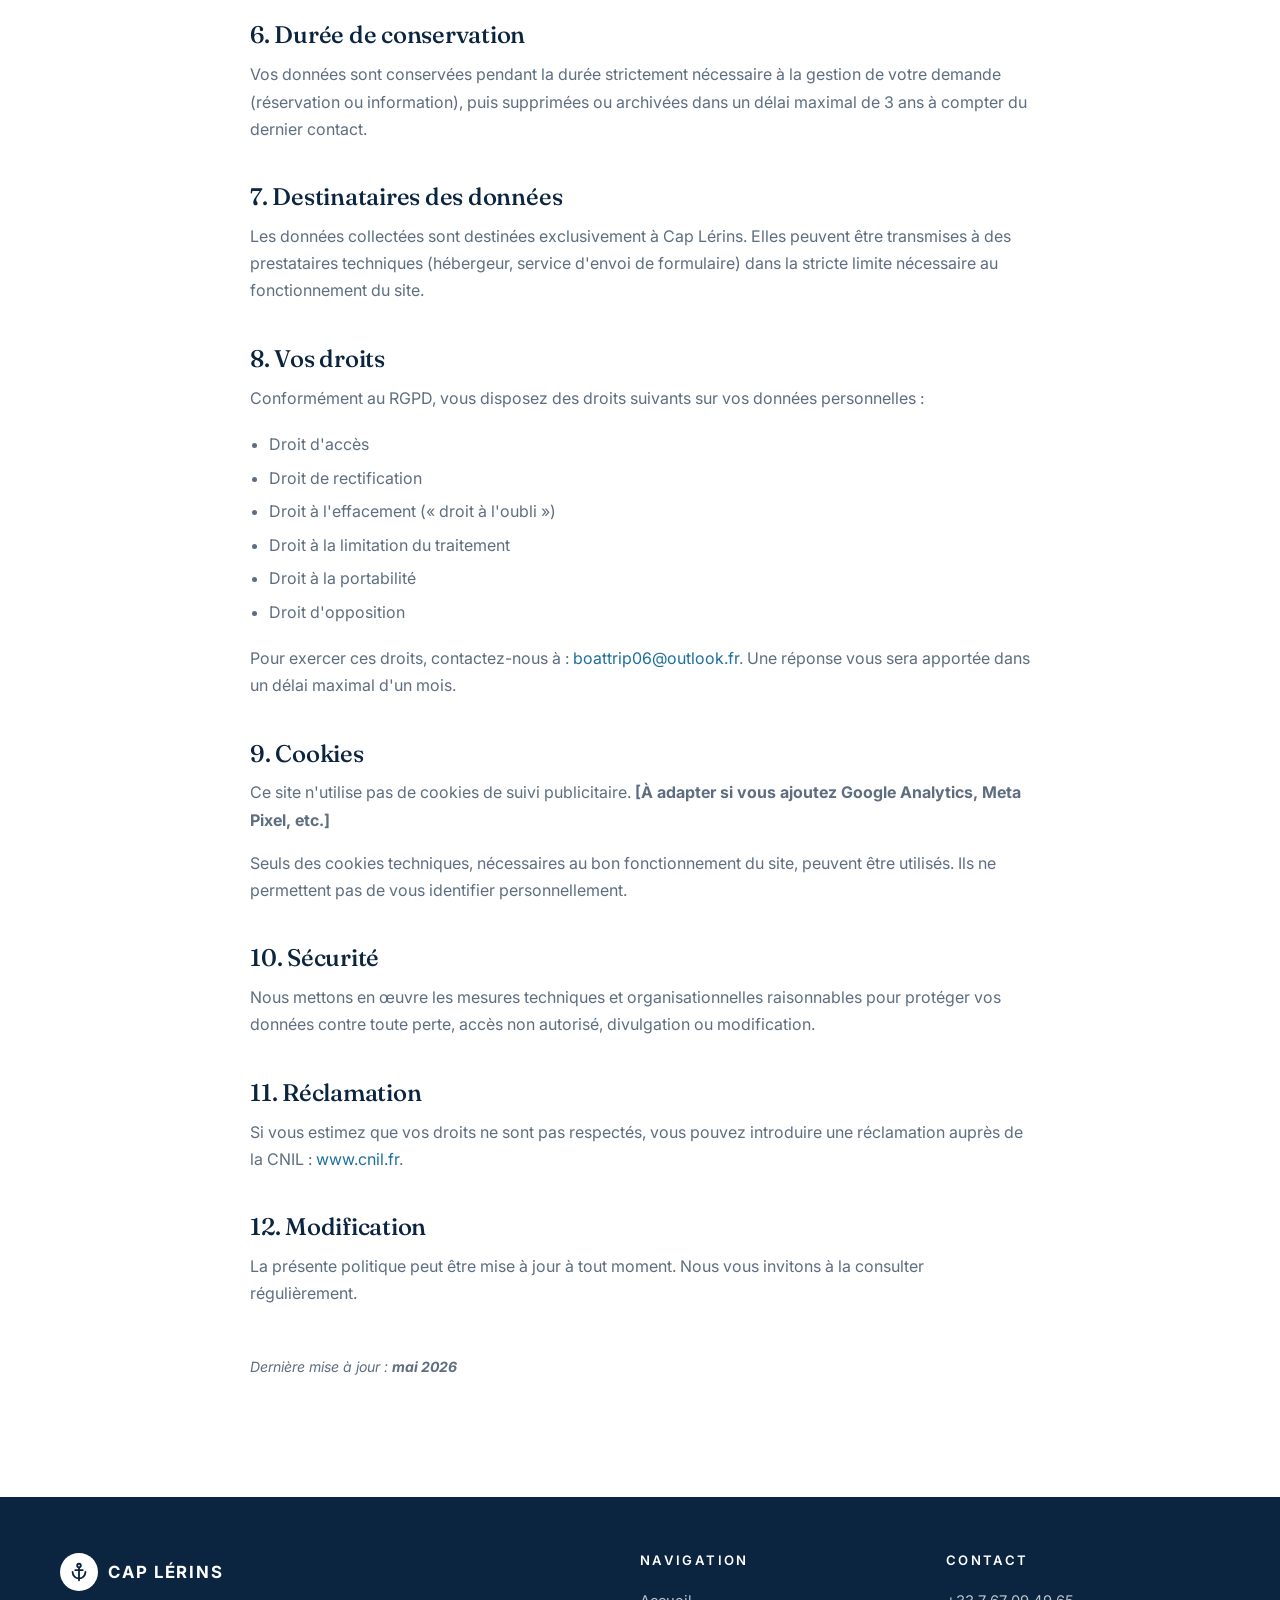
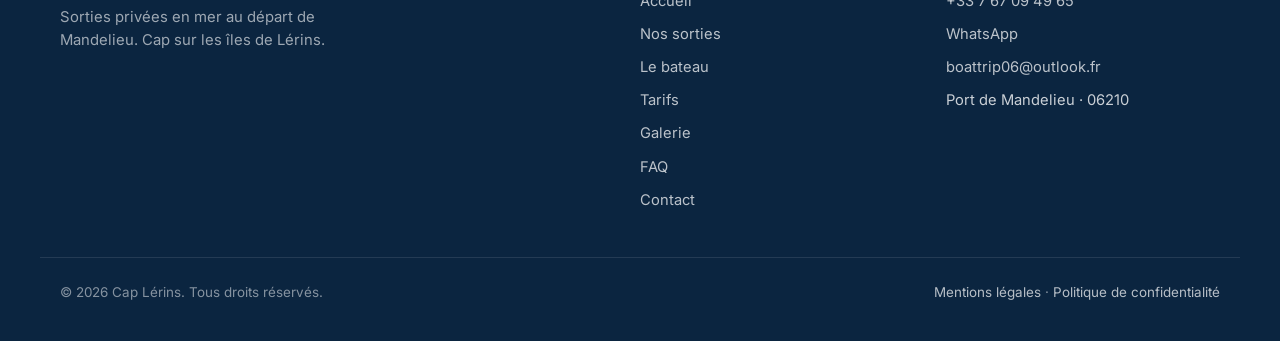
<file: politique-confidentialite.html>
<!DOCTYPE html>
<html lang="fr">
<head>
<meta charset="UTF-8" />
<meta name="viewport" content="width=device-width, initial-scale=1.0" />
<title>Politique de confidentialité – Cap Lérins</title>
<meta name="description" content="Politique de confidentialité et protection des données personnelles du site Cap Lérins." />
<meta name="robots" content="noindex, follow" />
<link rel="canonical" href="https://namorizeum.github.io/cap-lerins-site/politique-confidentialite.html" />
  <link rel="icon" type="image/svg+xml" href="data:image/svg+xml,<svg xmlns='http://www.w3.org/2000/svg' viewBox='0 0 100 100'><text y='.9em' font-size='90'>⚓</text></svg>" />
<link rel="preconnect" href="https://fonts.googleapis.com">
<link rel="preconnect" href="https://fonts.gstatic.com" crossorigin>
<link href="https://fonts.googleapis.com/css2?family=Inter:wght@400;500;600;700&family=Fraunces:ital,wght@0,500;0,600;1,500;1,600&display=swap" rel="stylesheet">
<link rel="stylesheet" href="style.css" />
</head>
<body>

<header class="header" id="header">
  <div class="container nav-container">
    <a href="index.html" class="brand"><span class="brand-mark"><svg viewBox="0 0 24 24" width="22" height="22" fill="none" stroke="currentColor" stroke-width="2" stroke-linecap="round" stroke-linejoin="round"><circle cx="12" cy="5" r="2"/><line x1="12" y1="7" x2="12" y2="21"/><path d="M5 12a7 7 0 0 0 14 0"/><line x1="8" y1="10" x2="16" y2="10"/></svg></span><span class="brand-text"><span class="brand-name">CAP LÉRINS</span><span class="brand-baseline">Sorties privées en mer</span></span></a>
    <nav class="nav" id="nav"><ul>
      <li><a href="index.html">Accueil</a></li>
      <li><a href="sorties.html">Nos sorties</a></li>
      <li><a href="bateau.html">Le bateau</a></li>
      <li><a href="tarifs.html">Tarifs</a></li>
      <li><a href="galerie.html">Galerie</a></li>
      <li><a href="faq.html">FAQ</a></li>
      <li><a href="contact.html" class="btn-nav">Réserver</a></li>
    </ul></nav>
    <button class="burger" id="burger" aria-label="Ouvrir le menu" aria-expanded="false"><span></span><span></span><span></span></button>
  </div>
</header>

<section class="page-hero">
  <div class="container page-hero-inner">
    <p class="eyebrow">Confidentialité</p>
    <h1>Politique de confidentialité</h1>
    <nav class="breadcrumb"><a href="index.html">Accueil</a><span class="sep">›</span><span>Politique de confidentialité</span></nav>
  </div>
</section>

<section class="section">
  <div class="container legal-content">

   <h2>1. Préambule</h2>
<p>La présente politique de confidentialité a pour objet d'informer les utilisateurs du site <strong>Cap Lérins</strong> sur la collecte, l'utilisation et la protection de leurs données personnelles, conformément au Règlement Général sur la Protection des Données (RGPD) et à la loi Informatique et Libertés.</p>
   <h2>2. Responsable du traitement</h2>
<p>
  Responsable du traitement : <strong>Cap Lérins</strong><br/>
  Adresse : <strong>Port de Cannes Marina · 06210 Mandelieu-la-Napoule</strong><br/>
  Email : <a href="mailto:boattrip06@outlook.fr">boattrip06@outlook.fr</a>
</p>

    <h2>3. Données collectées</h2>
    <p>Nous collectons les données personnelles que vous nous transmettez volontairement via le formulaire de contact ou par les canaux de contact directs (email, téléphone, WhatsApp) :</p>
    <ul>
      <li>Nom</li>
      <li>Téléphone</li>
      <li>Adresse email</li>
      <li>Date souhaitée de sortie</li>
      <li>Formule choisie et nombre de personnes</li>
      <li>Contenu du message</li>
    </ul>

    <h2>4. Finalités du traitement</h2>
    <p>Les données collectées sont utilisées uniquement pour :</p>
    <ul>
      <li>Répondre à votre demande de réservation ou d'information</li>
      <li>Confirmer et organiser votre sortie en bateau</li>
      <li>Vous contacter en cas de modification (météo, horaires)</li>
    </ul>
    <p>Aucune donnée n'est utilisée à des fins commerciales, revendue ou transmise à des tiers à des fins marketing.</p>

    <h2>5. Base légale</h2>
    <p>Le traitement repose sur votre consentement (envoi volontaire du formulaire) et sur l'exécution de mesures précontractuelles ou contractuelles (réservation d'une sortie).</p>

    <h2>6. Durée de conservation</h2>
<p>Vos données sont conservées pendant la durée strictement nécessaire à la gestion de votre demande (réservation ou information), puis supprimées ou archivées dans un délai maximal de 3 ans à compter du dernier contact.</p>
    <h2>7. Destinataires des données</h2>
    <p>Les données collectées sont destinées exclusivement à Cap Lérins. Elles peuvent être transmises à des prestataires techniques (hébergeur, service d'envoi de formulaire) dans la stricte limite nécessaire au fonctionnement du site.</p>

    <h2>8. Vos droits</h2>
    <p>Conformément au RGPD, vous disposez des droits suivants sur vos données personnelles :</p>
    <ul>
      <li>Droit d'accès</li>
      <li>Droit de rectification</li>
      <li>Droit à l'effacement (« droit à l'oubli »)</li>
      <li>Droit à la limitation du traitement</li>
      <li>Droit à la portabilité</li>
      <li>Droit d'opposition</li>
    </ul>
    <p>Pour exercer ces droits, contactez-nous à : <a href="mailto:boattrip06@outlook.fr">boattrip06@outlook.fr</a>. Une réponse vous sera apportée dans un délai maximal d'un mois.</p>

    <h2>9. Cookies</h2>
    <p>Ce site n'utilise pas de cookies de suivi publicitaire. <strong>[À adapter si vous ajoutez Google Analytics, Meta Pixel, etc.]</strong></p>
    <p>Seuls des cookies techniques, nécessaires au bon fonctionnement du site, peuvent être utilisés. Ils ne permettent pas de vous identifier personnellement.</p>

    <h2>10. Sécurité</h2>
    <p>Nous mettons en œuvre les mesures techniques et organisationnelles raisonnables pour protéger vos données contre toute perte, accès non autorisé, divulgation ou modification.</p>

    <h2>11. Réclamation</h2>
    <p>Si vous estimez que vos droits ne sont pas respectés, vous pouvez introduire une réclamation auprès de la CNIL : <a href="https://www.cnil.fr" target="_blank" rel="noopener">www.cnil.fr</a>.</p>

    <h2>12. Modification</h2>
    <p>La présente politique peut être mise à jour à tout moment. Nous vous invitons à la consulter régulièrement.</p>

<p style="margin-top:3rem;font-size:0.88rem;font-style:italic;">Dernière mise à jour : <strong>mai 2026</strong></p>  </div>
</section>

<footer class="footer">
  <div class="container footer-grid">
    <div class="footer-brand">
      <p class="brand footer-brand-line"><span class="brand-mark"><svg viewBox="0 0 24 24" width="22" height="22" fill="none" stroke="currentColor" stroke-width="2" stroke-linecap="round" stroke-linejoin="round"><circle cx="12" cy="5" r="2"/><line x1="12" y1="7" x2="12" y2="21"/><path d="M5 12a7 7 0 0 0 14 0"/><line x1="8" y1="10" x2="16" y2="10"/></svg></span><span class="brand-name">CAP LÉRINS</span></p>
      <p class="footer-tagline">Sorties privées en mer au départ de Mandelieu. Cap sur les îles de Lérins.</p>
    </div>
    <div><h4>Navigation</h4><ul><li><a href="index.html">Accueil</a></li><li><a href="sorties.html">Nos sorties</a></li><li><a href="bateau.html">Le bateau</a></li><li><a href="tarifs.html">Tarifs</a></li><li><a href="galerie.html">Galerie</a></li><li><a href="faq.html">FAQ</a></li><li><a href="contact.html">Contact</a></li></ul></div>
    <div><h4>Contact</h4><ul><li><a href="tel:+33767094965">+33 7 67 09 49 65</a></li><li><a href="https://wa.me/33767094965" target="_blank" rel="noopener">WhatsApp</a></li><li><a href="mailto:boattrip06@outlook.fr">boattrip06@outlook.fr</a></li><li>Port de Mandelieu · 06210</li></ul></div>
  </div>
  <div class="footer-bottom container">
    <p>© <span id="year"></span> Cap Lérins. Tous droits réservés.</p>
    <p><a href="mentions-legales.html">Mentions légales</a> · <a href="politique-confidentialite.html">Politique de confidentialité</a></p>
  </div>
</footer>

<a href="https://wa.me/33767094965" class="fab-whatsapp" target="_blank" rel="noopener" aria-label="WhatsApp"><svg viewBox="0 0 24 24" width="28" height="28" fill="currentColor"><path d="M17.5 14.4c-.3-.1-1.7-.8-1.9-.9-.3-.1-.4-.1-.6.1-.2.3-.7.9-.8 1-.2.2-.3.2-.6.1-.3-.1-1.2-.4-2.3-1.4-.9-.8-1.4-1.7-1.6-2-.2-.3 0-.4.1-.6.1-.1.3-.3.4-.5.1-.2.2-.3.3-.5.1-.2 0-.4 0-.5 0-.1-.6-1.5-.8-2-.2-.5-.4-.5-.6-.5h-.5c-.2 0-.5.1-.7.3-.2.3-.9.9-.9 2.2s1 2.6 1.1 2.8c.1.2 1.9 2.9 4.6 4 .6.3 1.1.4 1.5.5.6.2 1.2.2 1.7.1.5-.1 1.7-.7 1.9-1.3.2-.6.2-1.2.2-1.3-.1-.1-.2-.2-.5-.3zM12 2a10 10 0 0 0-8.5 15.3L2 22l4.8-1.5A10 10 0 1 0 12 2z"/></svg></a>
<script src="script.js"></script>
</body>
</html>
</file>
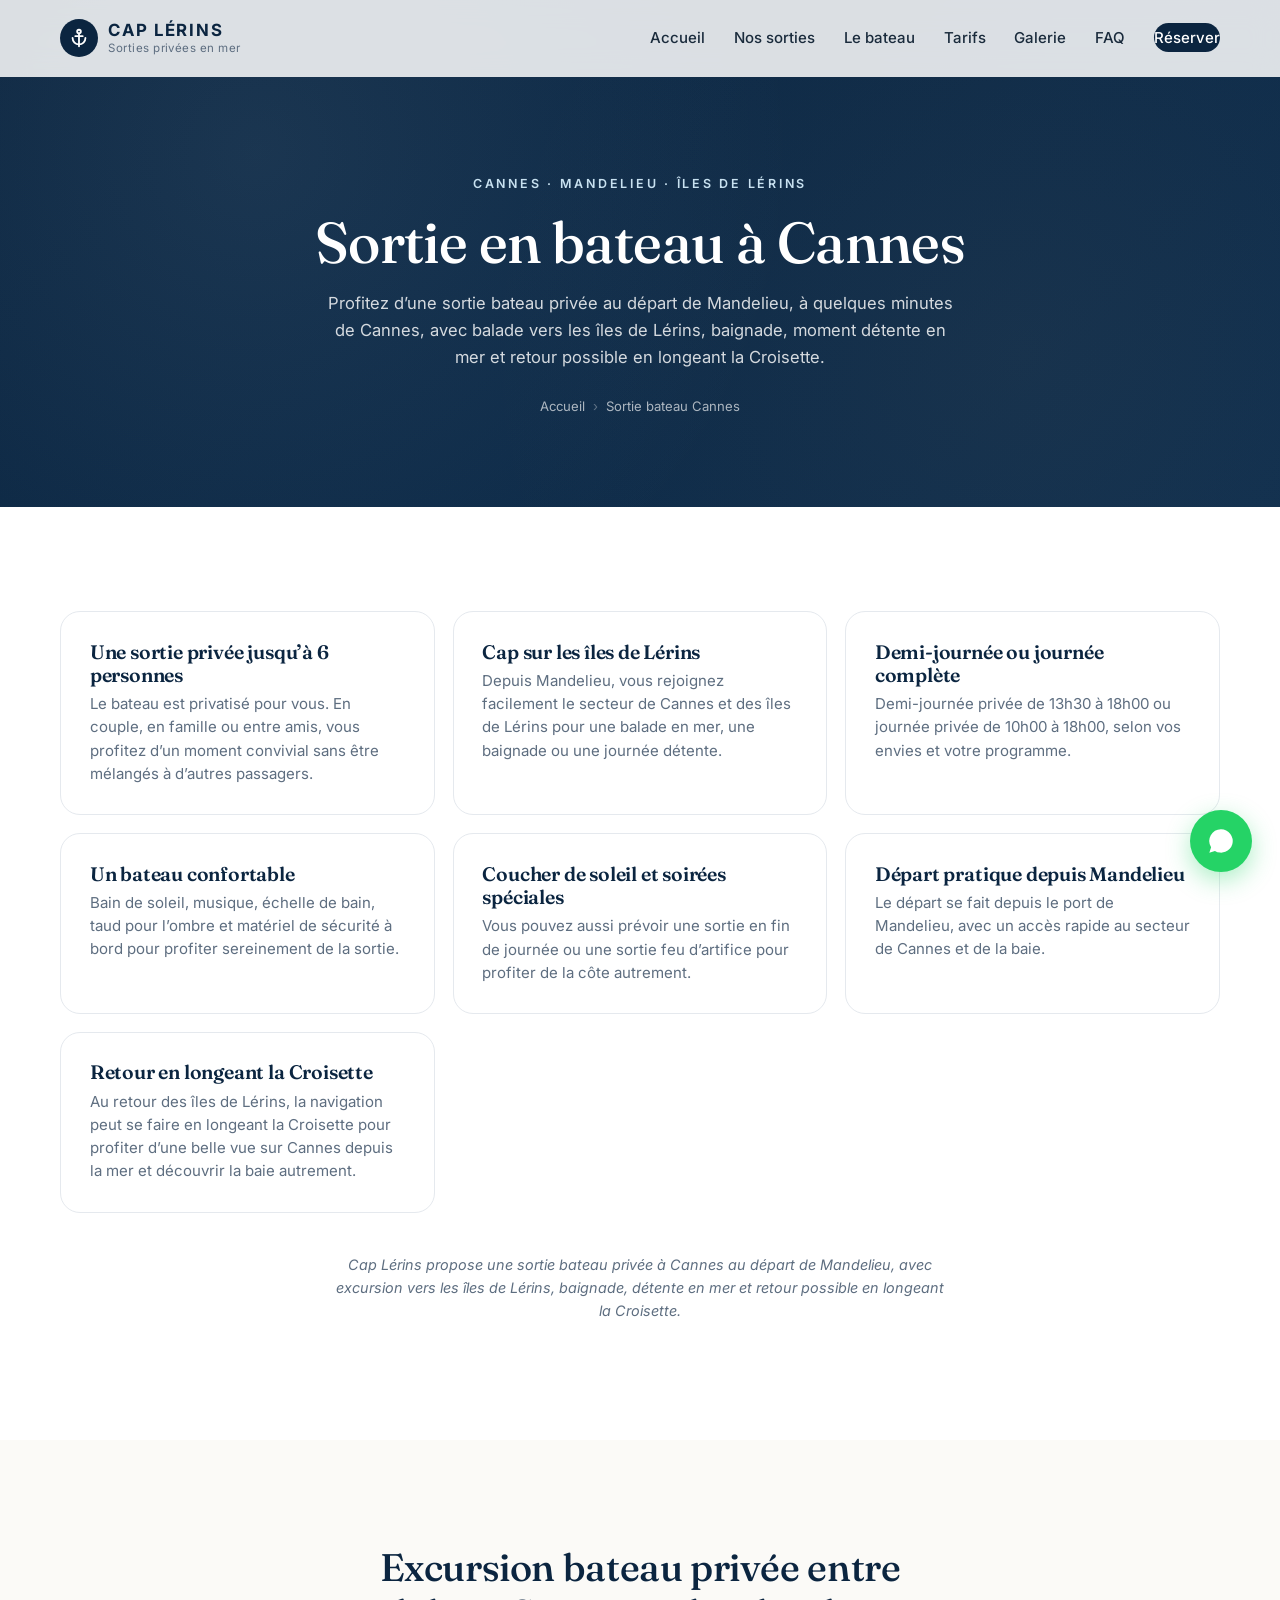
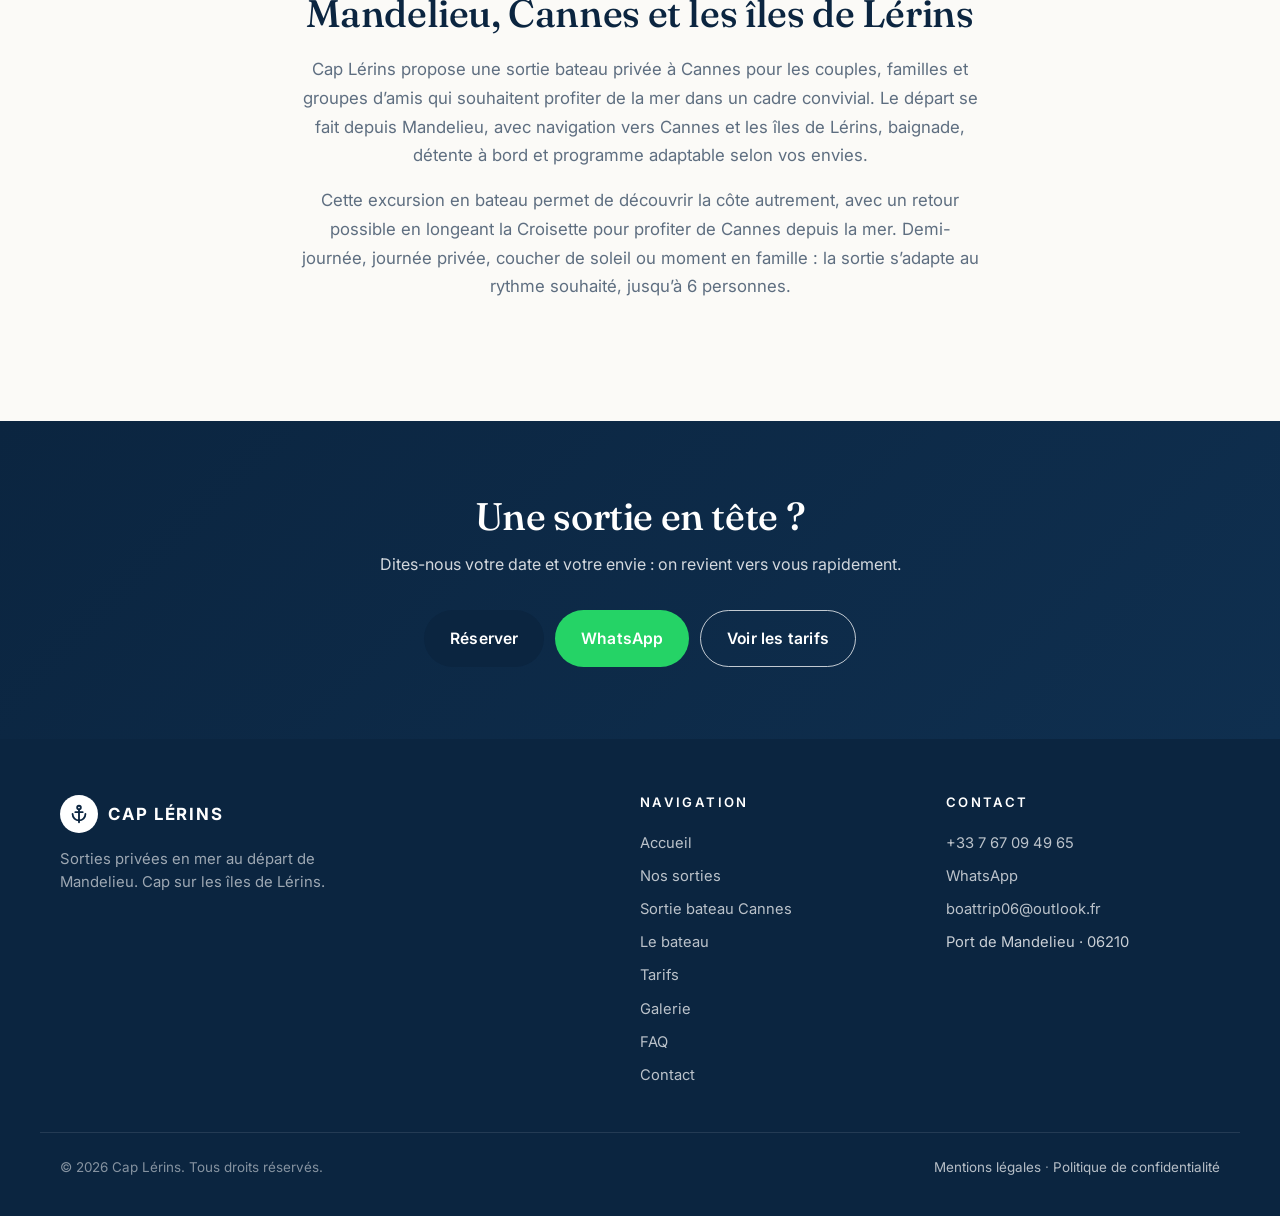
<file: sortie-bateau-cannes.html>
<!DOCTYPE html>
<html lang="fr">
<head>
<meta charset="UTF-8" />
<meta name="viewport" content="width=device-width, initial-scale=1.0" />
<title>Sortie bateau Cannes privée | Excursion îles de Lérins – Cap Lérins</title>
<meta name="description" content="Sortie bateau privée à Cannes au départ de Mandelieu : excursion vers les îles de Lérins, baignade, détente en mer et retour possible en longeant la Croisette. Jusqu’à 6 personnes." />
<meta property="og:title" content="Sortie bateau Cannes privée | Excursion îles de Lérins – Cap Lérins" />
<meta property="og:description" content="Sortie bateau privée à Cannes au départ de Mandelieu : excursion vers les îles de Lérins, baignade, détente en mer et retour possible en longeant la Croisette. Jusqu’à 6 personnes." />
<link rel="canonical" href="https://namorizeum.github.io/cap-lerins-site/sortie-bateau-cannes.html" />
  <meta property="og:url" content="https://namorizeum.github.io/cap-lerins-site/sortie-bateau-cannes.html" />
  <meta property="og:image" content="https://namorizeum.github.io/cap-lerins-site/og-image.webp" />
<link rel="icon" type="image/svg+xml" href="data:image/svg+xml,<svg xmlns='http://www.w3.org/2000/svg' viewBox='0 0 100 100'><text y='.9em' font-size='90'>⚓</text></svg>" />
<link rel="preconnect" href="https://fonts.googleapis.com">
<link rel="preconnect" href="https://fonts.gstatic.com" crossorigin>
<link href="https://fonts.googleapis.com/css2?family=Inter:wght@400;500;600;700&family=Fraunces:ital,wght@0,500;0,600;1,500;1,600&display=swap" rel="stylesheet">
<link rel="stylesheet" href="style.css" />
</head>
<body>

<!-- HEADER -->
<header class="header" id="header">
  <div class="container nav-container">
    <a href="index.html" class="brand">
      <span class="brand-mark"><svg viewBox="0 0 24 24" width="22" height="22" fill="none" stroke="currentColor" stroke-width="2" stroke-linecap="round" stroke-linejoin="round"><circle cx="12" cy="5" r="2"/><line x1="12" y1="7" x2="12" y2="21"/><path d="M5 12a7 7 0 0 0 14 0"/><line x1="8" y1="10" x2="16" y2="10"/></svg></span>
      <span class="brand-text"><span class="brand-name">CAP LÉRINS</span><span class="brand-baseline">Sorties privées en mer</span></span>
    </a>
    <nav class="nav" id="nav">
      <ul>
        <li><a href="index.html">Accueil</a></li>
<li><a href="sorties.html">Nos sorties</a></li>        <li><a href="bateau.html">Le bateau</a></li>
        <li><a href="tarifs.html">Tarifs</a></li>
        <li><a href="galerie.html">Galerie</a></li>
        <li><a href="faq.html">FAQ</a></li>
        <li><a href="contact.html" class="btn-nav">Réserver</a></li>
      </ul>
    </nav>
    <button class="burger" id="burger" aria-label="Ouvrir le menu" aria-expanded="false"><span></span><span></span><span></span></button>
  </div>
</header>

<!-- PAGE HERO -->
<section class="page-hero">
  <div class="container page-hero-inner">
    <p class="eyebrow">Cannes · Mandelieu · Îles de Lérins</p>
    <h1>Sortie en bateau à Cannes</h1>
<p class="lead">Profitez d’une sortie bateau privée au départ de Mandelieu, à quelques minutes de Cannes, avec balade vers les îles de Lérins, baignade, moment détente en mer et retour possible en longeant la Croisette.</p>    <nav class="breadcrumb" aria-label="Fil d'Ariane">
      <a href="index.html">Accueil</a><span class="sep">›</span><span>Sortie bateau Cannes</span>
    </nav>
  </div>
</section>

<!-- SORTIES -->
<section class="section">
  <div class="container">
    <div class="services-grid">
      <article class="service-card">
        <h3>Une sortie privée jusqu’à 6 personnes</h3>
        <p>Le bateau est privatisé pour vous. En couple, en famille ou entre amis, vous profitez d’un moment convivial sans être mélangés à d’autres passagers.</p>
      </article>

      <article class="service-card">
        <h3>Cap sur les îles de Lérins</h3>
        <p>Depuis Mandelieu, vous rejoignez facilement le secteur de Cannes et des îles de Lérins pour une balade en mer, une baignade ou une journée détente.</p>
      </article>

      <article class="service-card">
        <h3>Demi-journée ou journée complète</h3>
        <p>Demi-journée privée de 13h30 à 18h00 ou journée privée de 10h00 à 18h00, selon vos envies et votre programme.</p>
      </article>

      <article class="service-card">
        <h3>Un bateau confortable</h3>
        <p>Bain de soleil, musique, échelle de bain, taud pour l’ombre et matériel de sécurité à bord pour profiter sereinement de la sortie.</p>
      </article>

      <article class="service-card">
        <h3>Coucher de soleil et soirées spéciales</h3>
        <p>Vous pouvez aussi prévoir une sortie en fin de journée ou une sortie feu d’artifice pour profiter de la côte autrement.</p>
      </article>

      <article class="service-card">
        <h3>Départ pratique depuis Mandelieu</h3>
        <p>Le départ se fait depuis le port de Mandelieu, avec un accès rapide au secteur de Cannes et de la baie.</p>
      </article>
      <article class="service-card">
  <h3>Retour en longeant la Croisette</h3>
  <p>Au retour des îles de Lérins, la navigation peut se faire en longeant la Croisette pour profiter d’une belle vue sur Cannes depuis la mer et découvrir la baie autrement.</p>
</article>
    </div>

<p class="services-note">Cap Lérins propose une sortie bateau privée à Cannes au départ de Mandelieu, avec excursion vers les îles de Lérins, baignade, détente en mer et retour possible en longeant la Croisette.</p>  </div>
</section>
<section class="section section-soft">
  <div class="container about-wrap">
    <h2>Excursion bateau privée entre Mandelieu, Cannes et les îles de Lérins</h2>
    <p>Cap Lérins propose une sortie bateau privée à Cannes pour les couples, familles et groupes d’amis qui souhaitent profiter de la mer dans un cadre convivial. Le départ se fait depuis Mandelieu, avec navigation vers Cannes et les îles de Lérins, baignade, détente à bord et programme adaptable selon vos envies.</p>
    <p>Cette excursion en bateau permet de découvrir la côte autrement, avec un retour possible en longeant la Croisette pour profiter de Cannes depuis la mer. Demi-journée, journée privée, coucher de soleil ou moment en famille : la sortie s’adapte au rythme souhaité, jusqu’à 6 personnes.</p>
  </div>
</section>
<!-- CTA -->
<section class="cta-banner">
  <div class="container">
    <h2>Une sortie en tête ?</h2>
    <p>Dites-nous votre date et votre envie : on revient vers vous rapidement.</p>
    <div class="hero-ctas">
      <a href="contact.html" class="btn btn-primary">Réserver</a>
      <a href="https://wa.me/33767094965" class="btn btn-whatsapp" target="_blank" rel="noopener">WhatsApp</a>
      <a href="tarifs.html" class="btn btn-outline">Voir les tarifs</a>
    </div>
  </div>
</section>

<!-- FOOTER -->
<footer class="footer">
  <div class="container footer-grid">
    <div class="footer-brand">
      <p class="brand footer-brand-line"><span class="brand-mark"><svg viewBox="0 0 24 24" width="22" height="22" fill="none" stroke="currentColor" stroke-width="2" stroke-linecap="round" stroke-linejoin="round"><circle cx="12" cy="5" r="2"/><line x1="12" y1="7" x2="12" y2="21"/><path d="M5 12a7 7 0 0 0 14 0"/><line x1="8" y1="10" x2="16" y2="10"/></svg></span><span class="brand-name">CAP LÉRINS</span></p>
      <p class="footer-tagline">Sorties privées en mer au départ de Mandelieu. Cap sur les îles de Lérins.</p>
    </div>
<div>
  <h4>Navigation</h4>
  <ul>
    <li><a href="index.html">Accueil</a></li>
    <li><a href="sorties.html">Nos sorties</a></li>
    <li><a href="sortie-bateau-cannes.html">Sortie bateau Cannes</a></li>
    <li><a href="bateau.html">Le bateau</a></li>
    <li><a href="tarifs.html">Tarifs</a></li>
    <li><a href="galerie.html">Galerie</a></li>
    <li><a href="faq.html">FAQ</a></li>
    <li><a href="contact.html">Contact</a></li>
  </ul>
</div>    <div><h4>Contact</h4><ul><li><a href="tel:+33767094965">+33 7 67 09 49 65</a></li><li><a href="https://wa.me/33767094965" target="_blank" rel="noopener">WhatsApp</a></li><li><a href="mailto:boattrip06@outlook.fr">boattrip06@outlook.fr</a></li><li>Port de Mandelieu · 06210</li></ul></div>
  </div>
  <div class="footer-bottom container">
    <p>© <span id="year"></span> Cap Lérins. Tous droits réservés.</p>
    <p><a href="mentions-legales.html">Mentions légales</a> · <a href="politique-confidentialite.html">Politique de confidentialité</a></p>
  </div>
</footer>

<a href="https://wa.me/33767094965" class="fab-whatsapp" target="_blank" rel="noopener" aria-label="WhatsApp"><svg viewBox="0 0 24 24" width="28" height="28" fill="currentColor"><path d="M17.5 14.4c-.3-.1-1.7-.8-1.9-.9-.3-.1-.4-.1-.6.1-.2.3-.7.9-.8 1-.2.2-.3.2-.6.1-.3-.1-1.2-.4-2.3-1.4-.9-.8-1.4-1.7-1.6-2-.2-.3 0-.4.1-.6.1-.1.3-.3.4-.5.1-.2.2-.3.3-.5.1-.2 0-.4 0-.5 0-.1-.6-1.5-.8-2-.2-.5-.4-.5-.6-.5h-.5c-.2 0-.5.1-.7.3-.2.3-.9.9-.9 2.2s1 2.6 1.1 2.8c.1.2 1.9 2.9 4.6 4 .6.3 1.1.4 1.5.5.6.2 1.2.2 1.7.1.5-.1 1.7-.7 1.9-1.3.2-.6.2-1.2.2-1.3-.1-.1-.2-.2-.5-.3zM12 2a10 10 0 0 0-8.5 15.3L2 22l4.8-1.5A10 10 0 1 0 12 2z"/></svg></a>

<script src="script.js"></script>
</body>
</html>
</file>
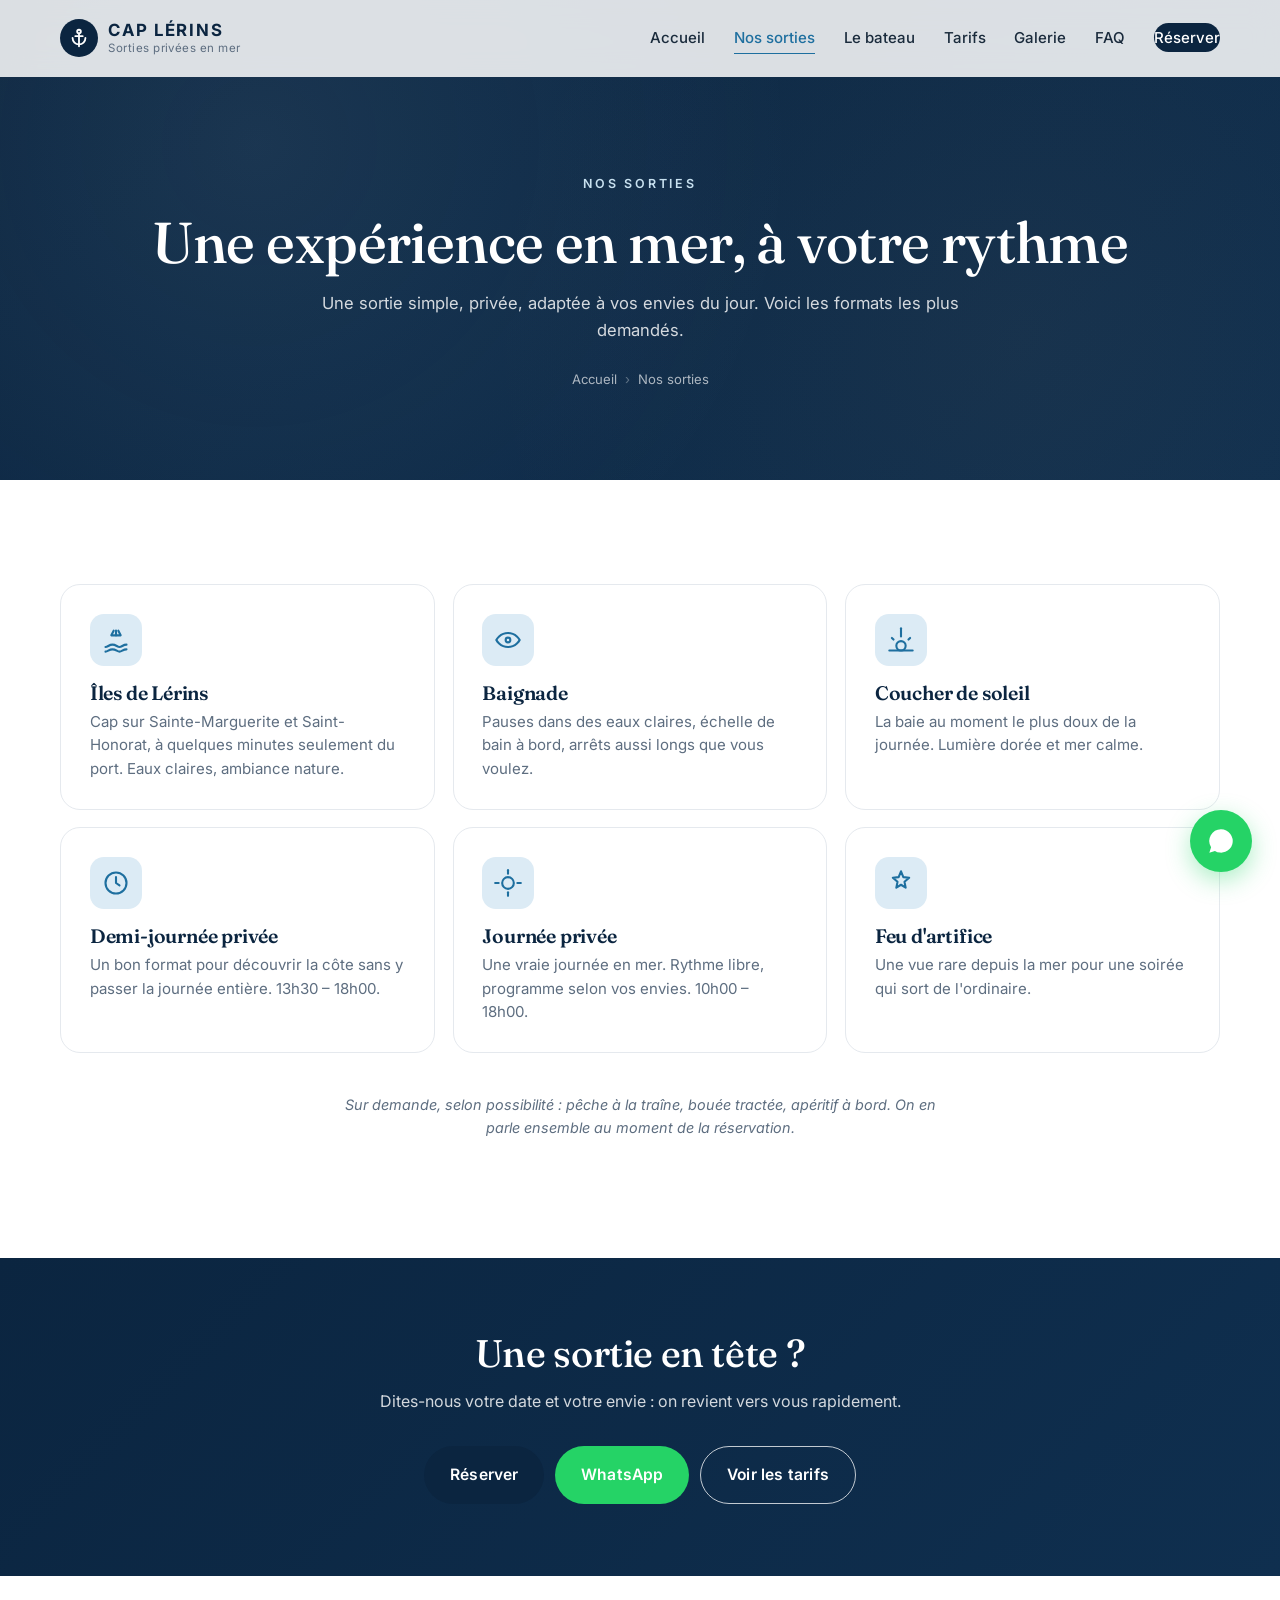
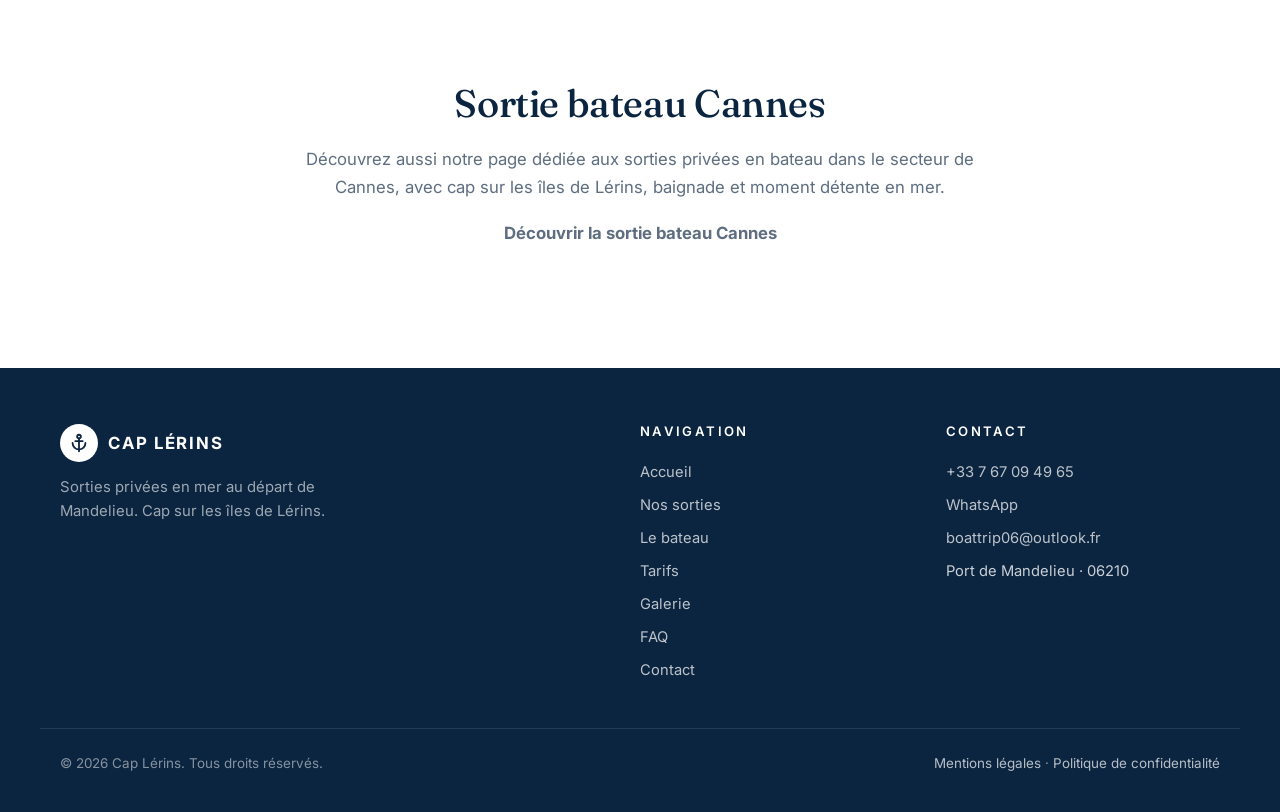
<file: sorties.html>
<!DOCTYPE html>
<html lang="fr">
<head>
<meta charset="UTF-8" />
<meta name="viewport" content="width=device-width, initial-scale=1.0" />
<title>Nos sorties bateau privées | Cap Lérins</title>
<meta name="description" content="Découvrez nos sorties privées en mer au départ de Mandelieu : îles de Lérins, baignade, coucher de soleil, demi-journée, journée, feu d'artifice. Jusqu'à 6 personnes." />
<link rel="canonical" href="https://namorizeum.github.io/cap-lerins-site/sorties.html" />
<meta property="og:title" content="Nos sorties en bateau – Cap Lérins" />
<meta property="og:description" content="Sorties privées en bateau au départ de Mandelieu. Îles de Lérins, baignade, coucher de soleil, feu d'artifice." />
<meta property="og:image" content="https://namorizeum.github.io/cap-lerins-site/og-image.webp" />
  <meta property="og:url" content="https://namorizeum.github.io/cap-lerins-site/sorties.html" />
<link rel="icon" type="image/svg+xml" href="data:image/svg+xml,<svg xmlns='http://www.w3.org/2000/svg' viewBox='0 0 100 100'><text y='.9em' font-size='90'>⚓</text></svg>" />
<link rel="preconnect" href="https://fonts.googleapis.com">
<link rel="preconnect" href="https://fonts.gstatic.com" crossorigin>
<link href="https://fonts.googleapis.com/css2?family=Inter:wght@400;500;600;700&family=Fraunces:ital,wght@0,500;0,600;1,500;1,600&display=swap" rel="stylesheet">
<link rel="stylesheet" href="style.css" />
</head>
<body>

<!-- HEADER -->
<header class="header" id="header">
  <div class="container nav-container">
    <a href="index.html" class="brand">
      <span class="brand-mark"><svg viewBox="0 0 24 24" width="22" height="22" fill="none" stroke="currentColor" stroke-width="2" stroke-linecap="round" stroke-linejoin="round"><circle cx="12" cy="5" r="2"/><line x1="12" y1="7" x2="12" y2="21"/><path d="M5 12a7 7 0 0 0 14 0"/><line x1="8" y1="10" x2="16" y2="10"/></svg></span>
      <span class="brand-text"><span class="brand-name">CAP LÉRINS</span><span class="brand-baseline">Sorties privées en mer</span></span>
    </a>
    <nav class="nav" id="nav">
      <ul>
        <li><a href="index.html">Accueil</a></li>
        <li><a href="sorties.html" class="active">Nos sorties</a></li>
        <li><a href="bateau.html">Le bateau</a></li>
        <li><a href="tarifs.html">Tarifs</a></li>
        <li><a href="galerie.html">Galerie</a></li>
        <li><a href="faq.html">FAQ</a></li>
        <li><a href="contact.html" class="btn-nav">Réserver</a></li>
      </ul>
    </nav>
    <button class="burger" id="burger" aria-label="Ouvrir le menu" aria-expanded="false"><span></span><span></span><span></span></button>
  </div>
</header>

<!-- PAGE HERO -->
<section class="page-hero">
  <div class="container page-hero-inner">
    <p class="eyebrow">Nos sorties</p>
    <h1>Une expérience en mer, à votre rythme</h1>
    <p class="lead">Une sortie simple, privée, adaptée à vos envies du jour. Voici les formats les plus demandés.</p>
    <nav class="breadcrumb" aria-label="Fil d'Ariane">
      <a href="index.html">Accueil</a><span class="sep">›</span><span>Nos sorties</span>
    </nav>
  </div>
</section>

<!-- SORTIES -->
<section class="section">
  <div class="container">
    <div class="services-grid">
      <article class="service-card">
        <div class="service-icon"><svg viewBox="0 0 24 24" width="28" height="28" fill="none" stroke="currentColor" stroke-width="1.8" stroke-linecap="round" stroke-linejoin="round"><path d="M3 18c2 0 3-2 6-2s4 2 6 2 3-2 6-2"/><path d="M3 22c2 0 3-2 6-2s4 2 6 2 3-2 6-2"/><path d="M14 4l2 4h-8l2-4"/><path d="M12 4v4"/></svg></div>
        <h3>Îles de Lérins</h3>
        <p>Cap sur Sainte-Marguerite et Saint-Honorat, à quelques minutes seulement du port. Eaux claires, ambiance nature.</p>
      </article>
      <article class="service-card">
        <div class="service-icon"><svg viewBox="0 0 24 24" width="28" height="28" fill="none" stroke="currentColor" stroke-width="1.8" stroke-linecap="round" stroke-linejoin="round"><path d="M2 12s3-6 10-6 10 6 10 6-3 6-10 6S2 12 2 12z"/><circle cx="12" cy="12" r="2"/></svg></div>
        <h3>Baignade</h3>
        <p>Pauses dans des eaux claires, échelle de bain à bord, arrêts aussi longs que vous voulez.</p>
      </article>
      <article class="service-card">
        <div class="service-icon"><svg viewBox="0 0 24 24" width="28" height="28" fill="none" stroke="currentColor" stroke-width="1.8" stroke-linecap="round" stroke-linejoin="round"><circle cx="12" cy="17" r="4"/><line x1="12" y1="2" x2="12" y2="9"/><line x1="4.2" y1="10.2" x2="5.6" y2="11.6"/><line x1="18.4" y1="11.6" x2="19.8" y2="10.2"/><line x1="2" y1="21" x2="22" y2="21"/></svg></div>
        <h3>Coucher de soleil</h3>
        <p>La baie au moment le plus doux de la journée. Lumière dorée et mer calme.</p>
      </article>
      <article class="service-card">
        <div class="service-icon"><svg viewBox="0 0 24 24" width="28" height="28" fill="none" stroke="currentColor" stroke-width="1.8" stroke-linecap="round" stroke-linejoin="round"><circle cx="12" cy="12" r="9"/><polyline points="12 7 12 12 15 14"/></svg></div>
        <h3>Demi-journée privée</h3>
        <p>Un bon format pour découvrir la côte sans y passer la journée entière. 13h30 – 18h00.</p>
      </article>
      <article class="service-card">
        <div class="service-icon"><svg viewBox="0 0 24 24" width="28" height="28" fill="none" stroke="currentColor" stroke-width="1.8" stroke-linecap="round" stroke-linejoin="round"><circle cx="12" cy="12" r="5"/><line x1="12" y1="1" x2="12" y2="4"/><line x1="12" y1="20" x2="12" y2="23"/><line x1="1" y1="12" x2="4" y2="12"/><line x1="20" y1="12" x2="23" y2="12"/></svg></div>
        <h3>Journée privée</h3>
        <p>Une vraie journée en mer. Rythme libre, programme selon vos envies. 10h00 – 18h00.</p>
      </article>
      <article class="service-card">
        <div class="service-icon"><svg viewBox="0 0 24 24" width="28" height="28" fill="none" stroke="currentColor" stroke-width="1.8" stroke-linecap="round" stroke-linejoin="round"><path d="M12 2l2 5 5 .5-4 3.5 1 5-4-2.5-4 2.5 1-5-4-3.5 5-.5z"/></svg></div>
        <h3>Feu d'artifice</h3>
        <p>Une vue rare depuis la mer pour une soirée qui sort de l'ordinaire.</p>
      </article>
    </div>
    <p class="services-note">Sur demande, selon possibilité : pêche à la traîne, bouée tractée, apéritif à bord. On en parle ensemble au moment de la réservation.</p>
  </div>
</section>

<!-- CTA -->
<section class="cta-banner">
  <div class="container">
    <h2>Une sortie en tête ?</h2>
    <p>Dites-nous votre date et votre envie : on revient vers vous rapidement.</p>
    <div class="hero-ctas">
      <a href="contact.html" class="btn btn-primary">Réserver</a>
      <a href="https://wa.me/33767094965" class="btn btn-whatsapp" target="_blank" rel="noopener">WhatsApp</a>
      <a href="tarifs.html" class="btn btn-outline">Voir les tarifs</a>
    </div>
  </div>
</section>
  
  <section class="section">
  <div class="container about-wrap">
    <h2>Sortie bateau Cannes</h2>
    <p>
      Découvrez aussi notre page dédiée aux sorties privées en bateau dans le secteur de Cannes,
      avec cap sur les îles de Lérins, baignade et moment détente en mer.
    </p>
    <p>
      <a href="sortie-bateau-cannes.html"><strong>Découvrir la sortie bateau Cannes</strong></a>
    </p>
  </div>
</section>

<!-- FOOTER -->
<footer class="footer">
  <div class="container footer-grid">
    <div class="footer-brand">
      <p class="brand footer-brand-line"><span class="brand-mark"><svg viewBox="0 0 24 24" width="22" height="22" fill="none" stroke="currentColor" stroke-width="2" stroke-linecap="round" stroke-linejoin="round"><circle cx="12" cy="5" r="2"/><line x1="12" y1="7" x2="12" y2="21"/><path d="M5 12a7 7 0 0 0 14 0"/><line x1="8" y1="10" x2="16" y2="10"/></svg></span><span class="brand-name">CAP LÉRINS</span></p>
      <p class="footer-tagline">Sorties privées en mer au départ de Mandelieu. Cap sur les îles de Lérins.</p>
    </div>
    <div><h4>Navigation</h4><ul><li><a href="index.html">Accueil</a></li><li><a href="sorties.html">Nos sorties</a></li><li><a href="bateau.html">Le bateau</a></li><li><a href="tarifs.html">Tarifs</a></li><li><a href="galerie.html">Galerie</a></li><li><a href="faq.html">FAQ</a></li><li><a href="contact.html">Contact</a></li></ul></div>
    <div><h4>Contact</h4><ul><li><a href="tel:+33767094965">+33 7 67 09 49 65</a></li><li><a href="https://wa.me/33767094965" target="_blank" rel="noopener">WhatsApp</a></li><li><a href="mailto:boattrip06@outlook.fr">boattrip06@outlook.fr</a></li><li>Port de Mandelieu · 06210</li></ul></div>
  </div>
  <div class="footer-bottom container">
    <p>© <span id="year"></span> Cap Lérins. Tous droits réservés.</p>
    <p><a href="mentions-legales.html">Mentions légales</a> · <a href="politique-confidentialite.html">Politique de confidentialité</a></p>
  </div>
</footer>

<a href="https://wa.me/33767094965" class="fab-whatsapp" target="_blank" rel="noopener" aria-label="WhatsApp"><svg viewBox="0 0 24 24" width="28" height="28" fill="currentColor"><path d="M17.5 14.4c-.3-.1-1.7-.8-1.9-.9-.3-.1-.4-.1-.6.1-.2.3-.7.9-.8 1-.2.2-.3.2-.6.1-.3-.1-1.2-.4-2.3-1.4-.9-.8-1.4-1.7-1.6-2-.2-.3 0-.4.1-.6.1-.1.3-.3.4-.5.1-.2.2-.3.3-.5.1-.2 0-.4 0-.5 0-.1-.6-1.5-.8-2-.2-.5-.4-.5-.6-.5h-.5c-.2 0-.5.1-.7.3-.2.3-.9.9-.9 2.2s1 2.6 1.1 2.8c.1.2 1.9 2.9 4.6 4 .6.3 1.1.4 1.5.5.6.2 1.2.2 1.7.1.5-.1 1.7-.7 1.9-1.3.2-.6.2-1.2.2-1.3-.1-.1-.2-.2-.5-.3zM12 2a10 10 0 0 0-8.5 15.3L2 22l4.8-1.5A10 10 0 1 0 12 2z"/></svg></a>

<script src="script.js"></script>
</body>
</html>
</file>
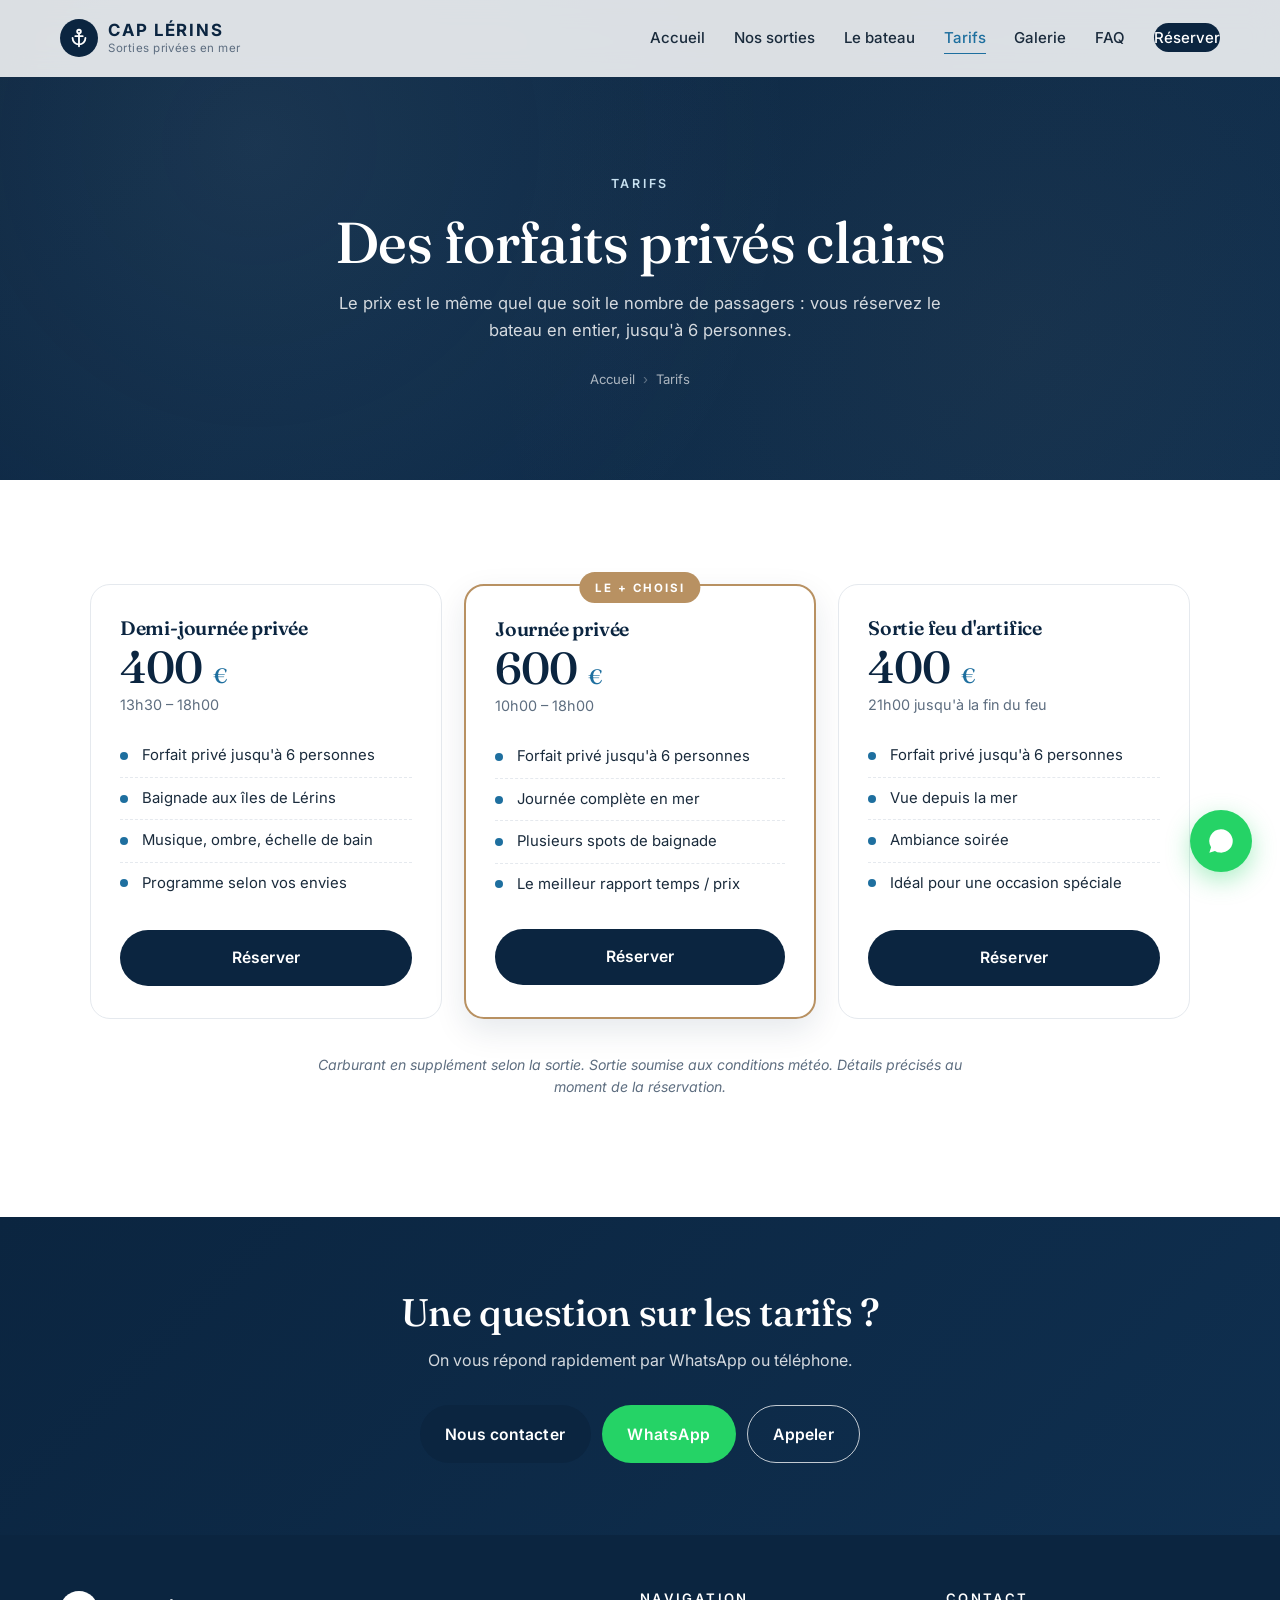
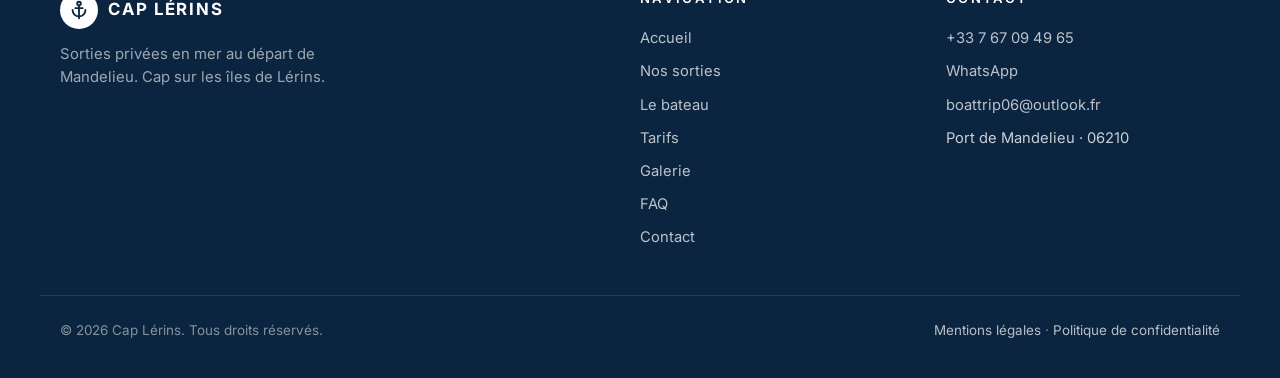
<file: tarifs.html>
<!DOCTYPE html>
<html lang="fr">
<head>
<meta charset="UTF-8" />
<meta name="viewport" content="width=device-width, initial-scale=1.0" />
<title>Tarifs – Cap Lérins | Forfaits privés bateau Mandelieu</title>
<meta name="description" content="Tarifs des sorties privées en bateau au départ de Mandelieu : demi-journée 400 €, journée 600 €, feu d'artifice 400 €. Forfait privé jusqu'à 6 personnes." />
<link rel="canonical" href="https://namorizeum.github.io/cap-lerins-site/tarifs.html" />
<meta property="og:title" content="Tarifs – Cap Lérins" />
<meta property="og:description" content="Forfaits privés bateau jusqu'à 6 personnes au départ de Mandelieu." />
  <meta property="og:image" content="https://namorizeum.github.io/cap-lerins-site/og-image.webp" />
<meta property="og:url" content="https://namorizeum.github.io/cap-lerins-site/tarifs.html" />
  <link rel="icon" type="image/svg+xml" href="data:image/svg+xml,<svg xmlns='http://www.w3.org/2000/svg' viewBox='0 0 100 100'><text y='.9em' font-size='90'>⚓</text></svg>" />
<link rel="preconnect" href="https://fonts.googleapis.com">
<link rel="preconnect" href="https://fonts.gstatic.com" crossorigin>
<link href="https://fonts.googleapis.com/css2?family=Inter:wght@400;500;600;700&family=Fraunces:ital,wght@0,500;0,600;1,500;1,600&display=swap" rel="stylesheet">
<link rel="stylesheet" href="style.css" />
</head>
<body>

<header class="header" id="header">
  <div class="container nav-container">
    <a href="index.html" class="brand"><span class="brand-mark"><svg viewBox="0 0 24 24" width="22" height="22" fill="none" stroke="currentColor" stroke-width="2" stroke-linecap="round" stroke-linejoin="round"><circle cx="12" cy="5" r="2"/><line x1="12" y1="7" x2="12" y2="21"/><path d="M5 12a7 7 0 0 0 14 0"/><line x1="8" y1="10" x2="16" y2="10"/></svg></span><span class="brand-text"><span class="brand-name">CAP LÉRINS</span><span class="brand-baseline">Sorties privées en mer</span></span></a>
    <nav class="nav" id="nav"><ul>
      <li><a href="index.html">Accueil</a></li>
      <li><a href="sorties.html">Nos sorties</a></li>
      <li><a href="bateau.html">Le bateau</a></li>
      <li><a href="tarifs.html" class="active">Tarifs</a></li>
      <li><a href="galerie.html">Galerie</a></li>
      <li><a href="faq.html">FAQ</a></li>
      <li><a href="contact.html" class="btn-nav">Réserver</a></li>
    </ul></nav>
    <button class="burger" id="burger" aria-label="Ouvrir le menu" aria-expanded="false"><span></span><span></span><span></span></button>
  </div>
</header>

<section class="page-hero">
  <div class="container page-hero-inner">
    <p class="eyebrow">Tarifs</p>
    <h1>Des forfaits privés clairs</h1>
    <p class="lead">Le prix est le même quel que soit le nombre de passagers : vous réservez le bateau en entier, jusqu'à 6 personnes.</p>
    <nav class="breadcrumb"><a href="index.html">Accueil</a><span class="sep">›</span><span>Tarifs</span></nav>
  </div>
</section>

<section class="section">
  <div class="container">
    <div class="pricing-grid">
      <article class="price-card">
        <header>
          <h3>Demi-journée privée</h3>
          <p class="price-tag">400 <span>€</span></p>
          <p class="price-meta">13h30 – 18h00</p>
        </header>
        <ul>
          <li>Forfait privé jusqu'à 6 personnes</li>
          <li>Baignade aux îles de Lérins</li>
          <li>Musique, ombre, échelle de bain</li>
          <li>Programme selon vos envies</li>
        </ul>
        <a href="contact.html" class="btn btn-primary btn-block">Réserver</a>
      </article>
      <article class="price-card featured">
        <span class="badge">Le + choisi</span>
        <header>
          <h3>Journée privée</h3>
          <p class="price-tag">600 <span>€</span></p>
          <p class="price-meta">10h00 – 18h00</p>
        </header>
        <ul>
          <li>Forfait privé jusqu'à 6 personnes</li>
          <li>Journée complète en mer</li>
          <li>Plusieurs spots de baignade</li>
          <li>Le meilleur rapport temps / prix</li>
        </ul>
        <a href="contact.html" class="btn btn-primary btn-block">Réserver</a>
      </article>
      <article class="price-card">
        <header>
          <h3>Sortie feu d'artifice</h3>
          <p class="price-tag">400 <span>€</span></p>
          <p class="price-meta">21h00 jusqu'à la fin du feu</p>
        </header>
        <ul>
          <li>Forfait privé jusqu'à 6 personnes</li>
          <li>Vue depuis la mer</li>
          <li>Ambiance soirée</li>
          <li>Idéal pour une occasion spéciale</li>
        </ul>
        <a href="contact.html" class="btn btn-primary btn-block">Réserver</a>
      </article>
    </div>
    <p class="pricing-note">Carburant en supplément selon la sortie. Sortie soumise aux conditions météo. Détails précisés au moment de la réservation.</p>
  </div>
</section>

<section class="cta-banner">
  <div class="container">
    <h2>Une question sur les tarifs ?</h2>
    <p>On vous répond rapidement par WhatsApp ou téléphone.</p>
    <div class="hero-ctas">
      <a href="contact.html" class="btn btn-primary">Nous contacter</a>
      <a href="https://wa.me/33767094965" class="btn btn-whatsapp" target="_blank" rel="noopener">WhatsApp</a>
      <a href="tel:+33767094965" class="btn btn-outline">Appeler</a>
    </div>
  </div>
</section>

<footer class="footer">
  <div class="container footer-grid">
    <div class="footer-brand">
      <p class="brand footer-brand-line"><span class="brand-mark"><svg viewBox="0 0 24 24" width="22" height="22" fill="none" stroke="currentColor" stroke-width="2" stroke-linecap="round" stroke-linejoin="round"><circle cx="12" cy="5" r="2"/><line x1="12" y1="7" x2="12" y2="21"/><path d="M5 12a7 7 0 0 0 14 0"/><line x1="8" y1="10" x2="16" y2="10"/></svg></span><span class="brand-name">CAP LÉRINS</span></p>
      <p class="footer-tagline">Sorties privées en mer au départ de Mandelieu. Cap sur les îles de Lérins.</p>
    </div>
    <div><h4>Navigation</h4><ul><li><a href="index.html">Accueil</a></li><li><a href="sorties.html">Nos sorties</a></li><li><a href="bateau.html">Le bateau</a></li><li><a href="tarifs.html">Tarifs</a></li><li><a href="galerie.html">Galerie</a></li><li><a href="faq.html">FAQ</a></li><li><a href="contact.html">Contact</a></li></ul></div>
    <div><h4>Contact</h4><ul><li><a href="tel:+33767094965">+33 7 67 09 49 65</a></li><li><a href="https://wa.me/33767094965" target="_blank" rel="noopener">WhatsApp</a></li><li><a href="mailto:boattrip06@outlook.fr">boattrip06@outlook.fr</a></li><li>Port de Mandelieu · 06210</li></ul></div>
  </div>
  <div class="footer-bottom container">
    <p>© <span id="year"></span> Cap Lérins. Tous droits réservés.</p>
    <p><a href="mentions-legales.html">Mentions légales</a> · <a href="politique-confidentialite.html">Politique de confidentialité</a></p>
  </div>
</footer>

<a href="https://wa.me/33767094965" class="fab-whatsapp" target="_blank" rel="noopener" aria-label="WhatsApp"><svg viewBox="0 0 24 24" width="28" height="28" fill="currentColor"><path d="M17.5 14.4c-.3-.1-1.7-.8-1.9-.9-.3-.1-.4-.1-.6.1-.2.3-.7.9-.8 1-.2.2-.3.2-.6.1-.3-.1-1.2-.4-2.3-1.4-.9-.8-1.4-1.7-1.6-2-.2-.3 0-.4.1-.6.1-.1.3-.3.4-.5.1-.2.2-.3.3-.5.1-.2 0-.4 0-.5 0-.1-.6-1.5-.8-2-.2-.5-.4-.5-.6-.5h-.5c-.2 0-.5.1-.7.3-.2.3-.9.9-.9 2.2s1 2.6 1.1 2.8c.1.2 1.9 2.9 4.6 4 .6.3 1.1.4 1.5.5.6.2 1.2.2 1.7.1.5-.1 1.7-.7 1.9-1.3.2-.6.2-1.2.2-1.3-.1-.1-.2-.2-.5-.3zM12 2a10 10 0 0 0-8.5 15.3L2 22l4.8-1.5A10 10 0 1 0 12 2z"/></svg></a>
<script src="script.js"></script>
</body>
</html>
</file>
<file: style.css>
/* =========================================================
   CAP LÉRINS — Styles partagés pour toutes les pages
   ========================================================= */

:root {
  --navy: #0B2540;
  --navy-2: #0F2F4F;
  --sea: #1E6F9F;
  --sea-soft: #DCEBF5;
  --sand: #F7F2EA;
  --ivory: #FBFAF7;
  --line: #E5E9EE;
  --text: #1A2B3C;
  --text-muted: #5E6E80;
  --white: #FFFFFF;
  --whatsapp: #25D366;
  --accent: #B89162;

  --ff-sans: 'Inter', -apple-system, BlinkMacSystemFont, 'Segoe UI', sans-serif;
  --ff-serif: 'Fraunces', Georgia, 'Times New Roman', serif;

  --radius: 12px;
  --radius-lg: 20px;
  --shadow-xs: 0 1px 3px rgba(11, 37, 64, 0.05);
  --shadow-sm: 0 2px 10px rgba(11, 37, 64, 0.06);
  --shadow: 0 12px 32px rgba(11, 37, 64, 0.1);
  --shadow-lg: 0 24px 60px rgba(11, 37, 64, 0.18);
  --ease: cubic-bezier(0.4, 0, 0.2, 1);
  --t: 0.3s;
  --maxw: 1200px;
  --gutter: 1.25rem;
}

*, *::before, *::after { box-sizing: border-box; }
html { scroll-behavior: smooth; }
body {
  margin: 0;
  font-family: var(--ff-sans);
  font-size: 16px;
  line-height: 1.6;
  color: var(--text);
  background: var(--white);
  -webkit-font-smoothing: antialiased;
  -moz-osx-font-smoothing: grayscale;
}
img { max-width: 100%; display: block; }
a { color: inherit; text-decoration: none; transition: color var(--t) var(--ease); }
button { font-family: inherit; cursor: pointer; border: 0; background: none; }
ul { list-style: none; padding: 0; margin: 0; }

h1, h2, h3, h4 {
  font-family: var(--ff-serif);
  font-weight: 600;
  line-height: 1.2;
  color: var(--navy);
  margin: 0 0 0.5em;
  letter-spacing: -0.01em;
}
h1 { font-size: clamp(2.1rem, 5vw, 3.6rem); font-weight: 500; }
h2 { font-size: clamp(1.7rem, 3.4vw, 2.4rem); font-weight: 500; }
h3 { font-size: 1.22rem; font-weight: 600; }
h4 { font-size: 1rem; font-weight: 600; }

p { margin: 0 0 1em; }

.container {
  width: 100%;
  max-width: var(--maxw);
  margin: 0 auto;
  padding: 0 var(--gutter);
}

/* ---------- Boutons ---------- */
.btn {
  display: inline-flex;
  align-items: center;
  justify-content: center;
  gap: 0.55rem;
  padding: 0.95rem 1.6rem;
  border-radius: 999px;
  font-weight: 600;
  font-size: 0.98rem;
  letter-spacing: 0.2px;
  text-align: center;
  transition: transform var(--t) var(--ease),
              box-shadow var(--t) var(--ease),
              background var(--t) var(--ease),
              color var(--t) var(--ease);
  white-space: nowrap;
}
.btn:hover { transform: translateY(-2px); box-shadow: var(--shadow); }
.btn:active { transform: translateY(0); }
.btn-primary { background: var(--navy); color: var(--white); }
.btn-primary:hover { background: var(--sea); }
.btn-whatsapp { background: var(--whatsapp); color: var(--white); }
.btn-whatsapp:hover { background: #1EBE57; }
.btn-outline {
  background: transparent;
  color: var(--white);
  border: 1.5px solid rgba(255, 255, 255, 0.75);
}
.btn-outline:hover { background: var(--white); color: var(--navy); border-color: var(--white); }
.btn-block { width: 100%; }

/* ---------- Header / Nav ---------- */
.header {
  position: fixed;
  inset: 0 0 auto 0;
  background: rgba(255, 255, 255, 0.85);
  backdrop-filter: blur(14px);
  -webkit-backdrop-filter: blur(14px);
  z-index: 100;
  border-bottom: 1px solid transparent;
  transition: border-color var(--t) var(--ease), background var(--t) var(--ease), box-shadow var(--t) var(--ease);
}
.header.scrolled {
  background: rgba(255, 255, 255, 0.96);
  border-bottom-color: var(--line);
  box-shadow: var(--shadow-xs);
}
.nav-container {
  display: flex;
  align-items: center;
  justify-content: space-between;
  height: 76px;
}
.brand {
  display: flex;
  align-items: center;
  gap: 0.65rem;
  color: var(--navy);
}
.brand-mark {
  display: inline-flex;
  align-items: center;
  justify-content: center;
  width: 38px; height: 38px;
  border-radius: 50%;
  background: var(--navy);
  color: var(--white);
  flex-shrink: 0;
}
.brand-text { display: flex; flex-direction: column; line-height: 1.1; }
.brand-name {
  font-family: var(--ff-sans);
  font-weight: 700;
  font-size: 1.05rem;
  letter-spacing: 0.1em;
  color: var(--navy);
}
.brand-baseline {
  font-size: 0.72rem;
  color: var(--text-muted);
  letter-spacing: 0.04em;
  margin-top: 2px;
}

.nav ul { display: flex; gap: 1.8rem; align-items: center; }
.nav a {
  font-size: 0.94rem;
  font-weight: 500;
  color: var(--text);
  position: relative;
  padding: 0.3rem 0;
}
.nav a:not(.btn-nav):hover { color: var(--sea); }
.nav a:not(.btn-nav)::after {
  content: '';
  position: absolute;
  left: 0; bottom: -2px;
  width: 0; height: 1.5px;
  background: var(--sea);
  transition: width var(--t) var(--ease);
}
.nav a:not(.btn-nav):hover::after,
.nav a.active::after { width: 100%; }
.nav a.active { color: var(--sea); }

.btn-nav {
  background: var(--navy);
  color: var(--white) !important;
  padding: 0.55rem 1.2rem;
  border-radius: 999px;
  font-weight: 600;
}
.btn-nav:hover { background: var(--sea); transform: translateY(-1px); }

.burger {
  display: none;
  width: 42px; height: 42px;
  flex-direction: column;
  justify-content: center;
  gap: 5px;
}
.burger span {
  display: block;
  height: 2px; width: 22px;
  margin: 0 auto;
  background: var(--navy);
  transition: all var(--t) var(--ease);
}
.burger[aria-expanded="true"] span:nth-child(1) { transform: translateY(7px) rotate(45deg); }
.burger[aria-expanded="true"] span:nth-child(2) { opacity: 0; }
.burger[aria-expanded="true"] span:nth-child(3) { transform: translateY(-7px) rotate(-45deg); }

/* ---------- Hero (page d'accueil) ---------- */
.hero {
  position: relative;
  min-height: 100vh;
  min-height: 100svh;
  display: flex;
  align-items: center;
  justify-content: center;
  color: var(--white);
  text-align: center;
  overflow: hidden;
background: url('ile.webp') center/cover no-repeat;}
.hero-overlay {
  position: absolute; inset: 0;
  background: linear-gradient(180deg, rgba(11,37,64,0.50) 0%, rgba(11,37,64,0.35) 45%, rgba(11,37,64,0.78) 100%);
}
.hero-content {
  position: relative; z-index: 2;
  padding: 130px 1.25rem 90px;
  max-width: 880px;
}
.hero-kicker {
  display: inline-block;
  padding: 0.4rem 1rem;
  border: 1px solid rgba(255,255,255,0.4);
  border-radius: 999px;
  font-size: 0.78rem;
  letter-spacing: 0.18em;
  text-transform: uppercase;
  margin-bottom: 1.8rem;
  backdrop-filter: blur(4px);
}
.hero h1 { color: var(--white); margin-bottom: 1.2rem; text-shadow: 0 2px 30px rgba(0,0,0,0.2); font-weight: 500; }
.hero h1 em { font-style: italic; color: #C8E1F0; font-weight: 500; }
.hero-subtitle {
  font-size: clamp(1rem, 1.6vw, 1.18rem);
  max-width: 620px;
  margin: 0 auto 2.2rem;
  opacity: 0.94;
  line-height: 1.6;
}
.hero-ctas {
  display: flex; flex-wrap: wrap;
  gap: 0.7rem; justify-content: center;
  margin-bottom: 3.5rem;
}
.hero-scroll {
  display: inline-flex; align-items: center; gap: 0.4rem;
  font-size: 0.82rem; letter-spacing: 0.18em; text-transform: uppercase;
  opacity: 0.85; animation: bob 2.6s ease-in-out infinite;
}
.hero-scroll:hover { opacity: 1; }
@keyframes bob { 0%,100%{transform:translateY(0);} 50%{transform:translateY(6px);} }

/* ---------- Page hero (pour sous-pages) ---------- */
.page-hero {
  position: relative;
  padding: 150px 0 80px;
  background: linear-gradient(135deg, var(--navy) 0%, var(--navy-2) 100%);
  color: var(--white);
  text-align: center;
  overflow: hidden;
}
.page-hero::before {
  content: '';
  position: absolute;
  inset: 0;
  background-image: radial-gradient(circle at 20% 30%, rgba(200, 225, 240, 0.08), transparent 50%),
                    radial-gradient(circle at 80% 70%, rgba(184, 145, 98, 0.06), transparent 50%);
  pointer-events: none;
}
.page-hero-inner { position: relative; z-index: 2; }
.page-hero h1 { color: var(--white); margin-bottom: 0.8rem; }
.page-hero .lead { color: rgba(255,255,255,0.82); max-width: 640px; margin: 0 auto; }
.page-hero .eyebrow { color: #C8E1F0; }

.breadcrumb {
  display: flex; justify-content: center; gap: 0.5rem;
  font-size: 0.82rem; color: rgba(255,255,255,0.65);
  margin-top: 1.6rem;
}
.breadcrumb a:hover { color: #C8E1F0; }
.breadcrumb .sep { opacity: 0.5; }

/* ---------- Trust bar ---------- */
.trust-bar { background: var(--navy); color: var(--white); padding: 1.1rem 0; }
.trust-grid {
  display: grid; grid-template-columns: repeat(2, 1fr);
  gap: 0.9rem 1.5rem; font-size: 0.9rem;
}
.trust-item { display: flex; align-items: center; gap: 0.6rem; color: rgba(255,255,255,0.92); }
.trust-item svg { flex-shrink: 0; color: #C8E1F0; }

/* ---------- Sections ---------- */
.section { padding: 5rem 0; }
.section-soft { background: var(--ivory); }
.section-dark {
  background: linear-gradient(135deg, var(--navy) 0%, var(--navy-2) 100%);
  color: var(--white);
}
.section-dark h2, .section-dark h3, .section-dark h4 { color: var(--white); }

.section-head { text-align: center; max-width: 700px; margin: 0 auto 3rem; }
.eyebrow {
  display: inline-block; color: var(--sea);
  font-size: 0.78rem; font-weight: 600;
  letter-spacing: 0.22em; text-transform: uppercase;
  margin-bottom: 0.9rem;
}
.eyebrow.light { color: #C8E1F0; }
.lead { color: var(--text-muted); font-size: 1.04rem; }
.lead.light { color: rgba(255,255,255,0.78); }

/* ---------- Services grid ---------- */
.services-grid { display: grid; grid-template-columns: 1fr; gap: 1.1rem; }
.service-card {
  background: var(--white);
  padding: 1.8rem;
  border-radius: var(--radius-lg);
  border: 1px solid var(--line);
  transition: transform var(--t) var(--ease), box-shadow var(--t) var(--ease), border-color var(--t) var(--ease);
}
.service-card:hover { transform: translateY(-4px); box-shadow: var(--shadow); border-color: transparent; }
.service-icon {
  width: 52px; height: 52px;
  display: inline-flex; align-items: center; justify-content: center;
  background: var(--sea-soft); color: var(--sea);
  border-radius: 14px; margin-bottom: 1rem;
}
.service-card h3 { margin-bottom: 0.3rem; color: var(--navy); }
.service-card p { color: var(--text-muted); font-size: 0.94rem; margin: 0; line-height: 1.55; }
.services-note {
  text-align: center; color: var(--text-muted);
  font-size: 0.9rem; margin-top: 2.5rem; font-style: italic;
  max-width: 620px; margin-left: auto; margin-right: auto;
}

/* ---------- Le bateau ---------- */
.boat-split { display: grid; grid-template-columns: 1fr; gap: 2.5rem; align-items: center; }
.boat-image img {
  border-radius: var(--radius-lg); box-shadow: var(--shadow);
  aspect-ratio: 4 / 3; object-fit: cover; width: 100%;
}
.boat-features { margin-top: 1.2rem; display: grid; gap: 0.65rem; }
.boat-features li { display: flex; align-items: center; gap: 0.75rem; font-size: 0.96rem; color: var(--text); }
.boat-features li svg { color: var(--sea); flex-shrink: 0; }

/* ---------- Reasons ---------- */
.reasons-grid { display: grid; grid-template-columns: 1fr; gap: 1.2rem; }
.reason {
  padding: 1.8rem;
  background: rgba(255,255,255,0.04);
  border: 1px solid rgba(255,255,255,0.08);
  border-radius: var(--radius-lg);
  transition: background var(--t) var(--ease), transform var(--t) var(--ease), border-color var(--t) var(--ease);
}
.reason:hover { background: rgba(255,255,255,0.07); border-color: rgba(255,255,255,0.14); transform: translateY(-3px); }
.reason h3 { margin-bottom: 0.4rem; color: var(--white); }
.reason p { color: rgba(255,255,255,0.75); font-size: 0.95rem; margin: 0; line-height: 1.55; }

/* ---------- Tarifs ---------- */
.pricing-grid { display: grid; grid-template-columns: 1fr; gap: 1.4rem; max-width: 1100px; margin: 0 auto; }
.price-card {
  position: relative; background: var(--white);
  border-radius: var(--radius-lg); padding: 2rem 1.8rem;
  border: 1px solid var(--line);
  display: flex; flex-direction: column;
  transition: transform var(--t) var(--ease), box-shadow var(--t) var(--ease);
}
.price-card:hover { transform: translateY(-4px); box-shadow: var(--shadow); }
.price-card.featured { border: 2px solid var(--accent); box-shadow: var(--shadow); }
.price-card.featured:hover { transform: translateY(-6px); }
.price-card .badge {
  position: absolute; top: -14px; left: 50%; transform: translateX(-50%);
  background: var(--accent); color: var(--white);
  font-size: 0.72rem; font-weight: 700;
  letter-spacing: 0.16em; text-transform: uppercase;
  padding: 0.4rem 1rem; border-radius: 999px;
}
.price-card header h3 { margin-bottom: 0.3rem; }
.price-tag {
  font-family: var(--ff-serif);
  font-size: 2.8rem; font-weight: 500;
  color: var(--navy); margin: 0.3rem 0 0.2rem;
  line-height: 1; letter-spacing: -0.02em;
}
.price-tag span { font-size: 1.3rem; margin-left: 0.15rem; color: var(--sea); }
.price-meta { color: var(--text-muted); font-size: 0.9rem; margin-bottom: 1.2rem; }
.price-card ul { flex: 1; margin-bottom: 1.5rem; }
.price-card ul li {
  padding: 0.55rem 0; border-bottom: 1px dashed var(--line);
  font-size: 0.93rem; position: relative; padding-left: 1.4rem;
}
.price-card ul li::before {
  content: ''; position: absolute; left: 0; top: 50%;
  transform: translateY(-50%);
  width: 8px; height: 8px; border-radius: 50%; background: var(--sea);
}
.price-card ul li:last-child { border-bottom: 0; }
.pricing-note {
  text-align: center; color: var(--text-muted);
  font-size: 0.88rem; margin-top: 2.2rem; font-style: italic;
  max-width: 680px; margin-left: auto; margin-right: auto;
}

/* ---------- Galerie ---------- */
.gallery { display: grid; grid-template-columns: repeat(2, 1fr); gap: 0.7rem; }
.gallery figure {
  margin: 0; overflow: hidden;
  border-radius: var(--radius);
  aspect-ratio: 1 / 1; cursor: pointer; background: var(--sand);
}
.gallery img { width: 100%; height: 100%; object-fit: cover; transition: transform 0.9s var(--ease); }
.gallery figure:hover img { transform: scale(1.06); }

/* ---------- À propos / texte centré ---------- */
.about-wrap { max-width: 720px; margin: 0 auto; text-align: center; }
.about-wrap p { color: var(--text-muted); font-size: 1.05rem; line-height: 1.7; }

/* ---------- FAQ ---------- */
.faq-container { max-width: 800px; margin: 0 auto; }
.faq { display: grid; gap: 0.7rem; }
.faq-item {
  background: var(--white); border: 1px solid var(--line);
  border-radius: var(--radius); padding: 0;
  transition: border-color var(--t) var(--ease), box-shadow var(--t) var(--ease);
}
.faq-item[open] { border-color: var(--sea); box-shadow: var(--shadow-xs); }
.faq-item summary {
  list-style: none; cursor: pointer;
  padding: 1.15rem 1.4rem; font-weight: 600; color: var(--navy);
  display: flex; align-items: center; justify-content: space-between; gap: 1rem;
  font-size: 0.98rem;
}
.faq-item summary::-webkit-details-marker { display: none; }
.faq-item summary::after {
  content: ''; width: 20px; height: 20px;
  background-image: url("data:image/svg+xml,%3Csvg xmlns='http://www.w3.org/2000/svg' viewBox='0 0 24 24' fill='none' stroke='%231E6F9F' stroke-width='2.5' stroke-linecap='round' stroke-linejoin='round'%3E%3Cpolyline points='6 9 12 15 18 9'/%3E%3C/svg%3E");
  background-repeat: no-repeat; background-position: center;
  transition: transform var(--t) var(--ease); flex-shrink: 0;
}
.faq-item[open] summary::after { transform: rotate(180deg); }
.faq-item p { padding: 0 1.4rem 1.2rem; color: var(--text-muted); margin: 0; font-size: 0.96rem; }

/* ---------- Contact ---------- */
.contact-split { display: grid; grid-template-columns: 1fr; gap: 3rem; }
.contact-form { display: grid; gap: 1rem; margin-top: 1.5rem; }
.form-row { display: grid; grid-template-columns: 1fr; gap: 1rem; }
.contact-form label {
  display: grid; gap: 0.35rem;
  font-size: 0.88rem; font-weight: 500; color: var(--navy);
}
.contact-form input,
.contact-form select,
.contact-form textarea {
  font-family: inherit; font-size: 1rem;
  padding: 0.85rem 1rem;
  border: 1px solid var(--line);
  border-radius: 10px; background: var(--white); color: var(--text);
  transition: border-color var(--t) var(--ease), box-shadow var(--t) var(--ease);
  width: 100%;
}
.contact-form input:focus,
.contact-form select:focus,
.contact-form textarea:focus {
  outline: none; border-color: var(--sea);
  box-shadow: 0 0 0 4px rgba(30, 111, 159, 0.1);
}
.contact-form .invalid {
  border-color: #D9534F;
  box-shadow: 0 0 0 4px rgba(217, 83, 79, 0.08);
}
.form-note {
  text-align: center; font-weight: 500;
  margin: 0; min-height: 1.3em; font-size: 0.95rem;
}
.form-note.success { color: #1A8A4A; }
.form-note.error { color: #C0392B; }

.contact-info h3 { color: var(--navy); margin-bottom: 0.2rem; }
.contact-link {
  display: flex; align-items: center; gap: 1rem;
  padding: 0.95rem 1.1rem;
  background: var(--white); border: 1px solid var(--line);
  border-radius: var(--radius); margin-bottom: 0.65rem;
  transition: border-color var(--t) var(--ease), transform var(--t) var(--ease), background var(--t) var(--ease);
}
.contact-link:hover { border-color: var(--sea); transform: translateX(4px); }
.contact-link.whatsapp { border-color: var(--whatsapp); }
.contact-link.whatsapp .c-icon { background: rgba(37, 211, 102, 0.12); color: var(--whatsapp); }
.contact-link .c-icon {
  width: 44px; height: 44px;
  display: flex; align-items: center; justify-content: center;
  background: var(--sea-soft); color: var(--sea);
  border-radius: 50%; flex-shrink: 0;
}
.contact-link strong { color: var(--navy); font-weight: 600; }
.contact-link span:last-child { font-size: 0.92rem; color: var(--text-muted); line-height: 1.4; }

.contact-place { margin-top: 1.5rem; padding-top: 1.5rem; border-top: 1px solid var(--line); }
.contact-place h4 { margin-bottom: 0.3rem; color: var(--navy); }
.contact-place p { color: var(--text-muted); margin: 0; font-size: 0.95rem; }

/* ---------- CTA banner (bas des sous-pages) ---------- */
.cta-banner {
  background: linear-gradient(135deg, var(--navy) 0%, var(--navy-2) 100%);
  color: var(--white);
  padding: 4.5rem 0;
  text-align: center;
}
.cta-banner h2 { color: var(--white); margin-bottom: 0.8rem; }
.cta-banner p {
  color: rgba(255,255,255,0.82);
  max-width: 560px; margin: 0 auto 2rem;
}
.cta-banner .hero-ctas { margin-bottom: 0; }

/* ---------- Pages légales ---------- */
.legal-content { max-width: 820px; margin: 0 auto; }
.legal-content h2 { margin-top: 2.5rem; margin-bottom: 0.7rem; font-size: 1.5rem; }
.legal-content h2:first-child { margin-top: 0; }
.legal-content h3 { margin-top: 1.5rem; margin-bottom: 0.4rem; font-size: 1.1rem; color: var(--navy); }
.legal-content p, .legal-content li { color: var(--text-muted); line-height: 1.7; }
.legal-content ul { padding-left: 1.2rem; list-style: disc; margin: 0.5rem 0 1rem; }
.legal-content ul li { padding: 0.2rem 0; }
.legal-content a { color: var(--sea); }
.legal-content a:hover { text-decoration: underline; }

.placeholder-note {
  background: #FFF7E4;
  border-left: 3px solid #E5B24B;
  border-radius: 8px;
  padding: 0.9rem 1.1rem;
  color: #7A5500;
  font-size: 0.92rem;
  margin: 1rem 0;
}
.placeholder-note strong { color: #583D00; }

/* ---------- Footer ---------- */
.footer {
  background: var(--navy);
  color: rgba(255,255,255,0.78);
  padding: 3.5rem 0 1.5rem;
}
.footer-brand-line { margin-bottom: 0.9rem; }
.footer .brand-mark { background: var(--white); color: var(--navy); }
.footer .brand-name { color: var(--white); }
.footer-tagline { color: rgba(255,255,255,0.6); font-size: 0.93rem; max-width: 320px; line-height: 1.55; }
.footer-grid {
  display: grid; grid-template-columns: 1fr;
  gap: 2rem; margin-bottom: 2.5rem;
}
.footer h4 {
  color: var(--white); font-family: var(--ff-sans);
  font-size: 0.82rem; text-transform: uppercase;
  letter-spacing: 0.18em; margin-bottom: 1rem;
}
.footer ul li { padding: 0.3rem 0; font-size: 0.92rem; }
.footer ul li a { color: rgba(255,255,255,0.72); }
.footer ul li a:hover { color: #C8E1F0; }

.footer-bottom {
  padding-top: 1.5rem;
  border-top: 1px solid rgba(255,255,255,0.1);
  display: flex; flex-direction: column; gap: 0.5rem;
  font-size: 0.84rem; color: rgba(255,255,255,0.5); text-align: center;
}
.footer-bottom a { color: rgba(255,255,255,0.7); }
.footer-bottom a:hover { color: #C8E1F0; }

/* ---------- Bouton flottant WhatsApp ---------- */
.fab-whatsapp {
  position: fixed; bottom: 20px; right: 20px;
  width: 58px; height: 58px; border-radius: 50%;
  background: var(--whatsapp); color: var(--white);
  display: flex; align-items: center; justify-content: center;
  box-shadow: 0 8px 24px rgba(37, 211, 102, 0.38);
  z-index: 90;
  transition: transform var(--t) var(--ease);
  animation: pulseGreen 2.6s infinite;
}
.fab-whatsapp:hover { transform: scale(1.1); }
@keyframes pulseGreen {
  0%, 100% { box-shadow: 0 8px 24px rgba(37, 211, 102, 0.38); }
  50%      { box-shadow: 0 8px 24px rgba(37, 211, 102, 0.6), 0 0 0 12px rgba(37, 211, 102, 0); }
}

/* ---------- Reveal animations ---------- */
.reveal { opacity: 0; transform: translateY(22px); transition: opacity 0.7s var(--ease), transform 0.7s var(--ease); }
.reveal.visible { opacity: 1; transform: translateY(0); }

/* ---------- Responsive ---------- */
@media (min-width: 640px) {
  .trust-grid { grid-template-columns: repeat(4, 1fr); }
  .services-grid { grid-template-columns: repeat(2, 1fr); }
  .reasons-grid { grid-template-columns: repeat(2, 1fr); }
  .pricing-grid { grid-template-columns: repeat(2, 1fr); }
  .gallery { grid-template-columns: repeat(3, 1fr); }
  .form-row { grid-template-columns: 1fr 1fr; }
  .footer-grid { grid-template-columns: 2fr 1fr 1fr; }
  .footer-bottom { flex-direction: row; justify-content: space-between; text-align: left; }
  .fab-whatsapp { bottom: 28px; right: 28px; width: 62px; height: 62px; }
}
@media (min-width: 980px) {
  .services-grid { grid-template-columns: repeat(3, 1fr); }
  .reasons-grid { grid-template-columns: repeat(3, 1fr); }
  .pricing-grid { grid-template-columns: repeat(3, 1fr); }
  .boat-split { grid-template-columns: 1.1fr 1fr; gap: 4rem; }
  .contact-split { grid-template-columns: 1.3fr 1fr; gap: 4rem; }
  .section { padding: 6.5rem 0; }
  .page-hero { padding: 170px 0 90px; }
}
@media (max-width: 900px) {
  .burger { display: flex; }
  .nav {
    position: fixed; top: 76px; left: 0; right: 0;
    background: var(--white);
    box-shadow: var(--shadow);
    border-top: 1px solid var(--line);
    transform: translateY(-120%);
    transition: transform var(--t) var(--ease);
    padding: 1.2rem var(--gutter);
  }
  .nav.open { transform: translateY(0); }
  .nav ul { flex-direction: column; gap: 0.3rem; align-items: stretch; }
  .nav ul li a { display: block; padding: 0.85rem 0; border-bottom: 1px solid var(--line); }
  .nav ul li:last-child a { border-bottom: 0; }
  .btn-nav { text-align: center; margin-top: 0.5rem; }
  .brand-baseline { display: none; }
}
@media (prefers-reduced-motion: reduce) {
  *, *::before, *::after {
    animation-duration: 0.01ms !important;
    animation-iteration-count: 1 !important;
    transition-duration: 0.01ms !important;
    scroll-behavior: auto !important;
  }
}
</file>
